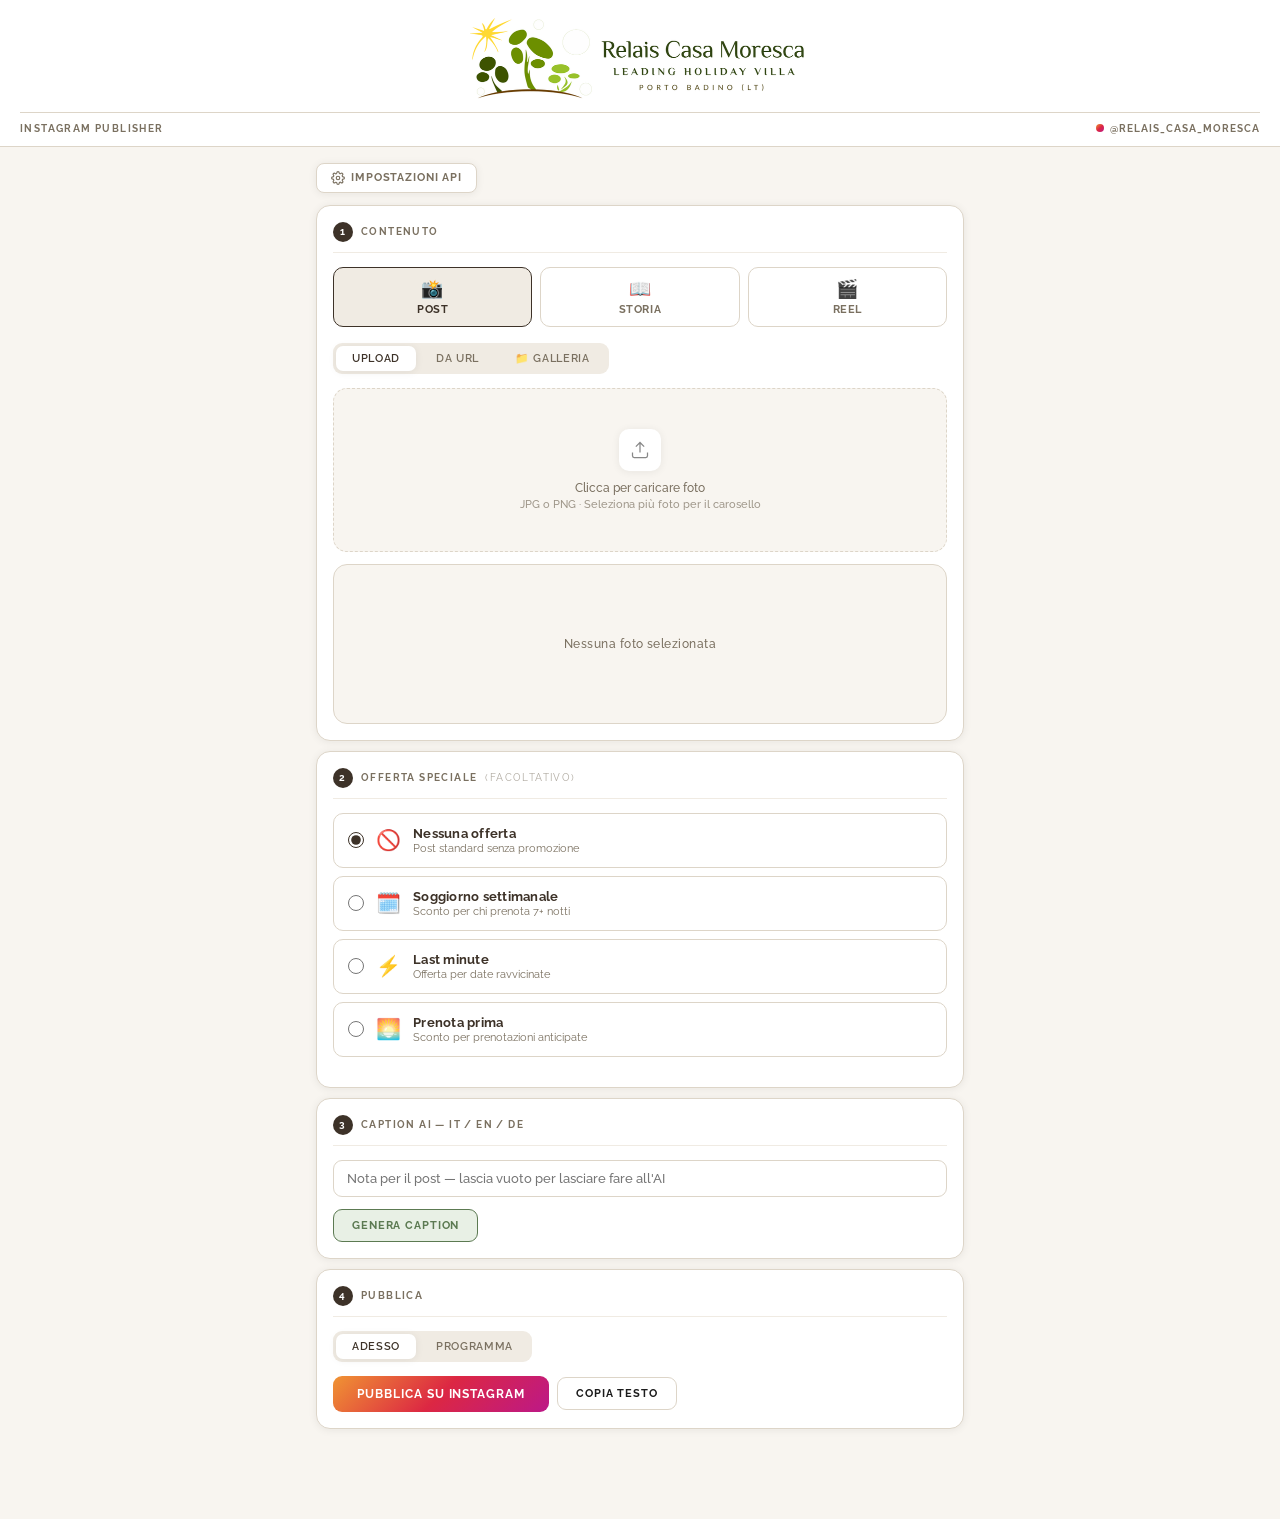
<file: Instagram/index.html>
<!DOCTYPE html>
<html lang="it">
<head>
<meta charset="UTF-8">
<meta name="viewport" content="width=device-width, initial-scale=1.0">
<meta http-equiv="Cache-Control" content="no-cache, no-store, must-revalidate">
<meta http-equiv="Pragma" content="no-cache">
<meta http-equiv="Expires" content="0">
<title>Casa Moresca — Instagram Publisher</title>
<link rel="preconnect" href="https://fonts.googleapis.com">
<link href="https://fonts.googleapis.com/css2?family=Raleway:wght@300;400;500;600;700&family=Cormorant+Garamond:ital,wght@0,300;0,400;1,300;1,400&display=swap" rel="stylesheet"><style>
:root{
  --calce:#F8F5F0;--calce-2:#F0EBE3;--border:#DDD5C8;
  --olive:#5C7A52;--olive-lt:#E8F0E5;
  --gold:#B8943F;--gold-lt:#F5EDD8;
  --ink:#1C1C1C;--muted:#7A7060;
  --arch:#3D3228;--arch-mid:#6B5744;
  --white:#FFFFFF;
  --red:#B03030;--red-lt:#FDECEA;
  --shadow-sm:0 1px 8px rgba(28,28,28,.07);--shadow-md:0 4px 20px rgba(28,28,28,.10);
  --r:14px;
}
*{box-sizing:border-box;margin:0;padding:0;-webkit-tap-highlight-color:transparent}
body{font-family:'Raleway',sans-serif;background:var(--calce);color:var(--ink);min-height:100vh;font-size:15px}

/* HEADER */
.home-hdr{background:white;padding:18px 20px 0;position:relative;flex-shrink:0;text-align:center;border-bottom:1px solid var(--border);}
.hdr-banner{width:100%;max-width:340px;height:auto;display:block;margin:0 auto;}
.hdr-sub-strip{display:flex;align-items:center;justify-content:space-between;padding:10px 0 12px;border-top:1px solid var(--border);margin-top:12px;}
.hdr-label{font-size:10px;letter-spacing:.14em;text-transform:uppercase;color:var(--muted);font-weight:700;}
.ig-handle{font-size:10px;letter-spacing:.1em;text-transform:uppercase;color:var(--muted);font-weight:700;display:flex;align-items:center;gap:6px;}
.ig-dot{width:8px;height:8px;border-radius:50%;background:linear-gradient(135deg,#f09433,#dc2743,#bc1888);flex-shrink:0;}

/* CONTAINER */
.container{max-width:680px;margin:0 auto;padding:16px 16px 80px}

/* SETTINGS TOGGLE */
.settings-toggle{
  font-family:'Raleway',sans-serif;font-size:11px;font-weight:700;
  letter-spacing:.08em;text-transform:uppercase;color:var(--muted);
  cursor:pointer;display:inline-flex;align-items:center;gap:6px;
  margin-bottom:12px;padding:7px 14px;border-radius:8px;
  border:1px solid var(--border);background:var(--white);
  box-shadow:var(--shadow-sm);
}
.settings-toggle:hover{background:var(--calce-2)}
.settings-panel{display:none}.settings-panel.open{display:block}

/* CARDS */
.card{
  background:var(--white);border-radius:var(--r);
  border:1px solid var(--border);
  padding:16px 16px;margin-bottom:10px;
  box-shadow:var(--shadow-sm);
}
.card-title{
  font-size:10px;font-weight:700;letter-spacing:.14em;text-transform:uppercase;
  color:var(--muted);margin-bottom:14px;padding-bottom:10px;
  border-bottom:1px solid var(--calce-2);
  display:flex;align-items:center;gap:8px;
}
.step-badge{
  width:20px;height:20px;background:var(--arch);color:white;
  border-radius:50%;font-size:10px;font-weight:700;
  display:inline-flex;align-items:center;justify-content:center;
}

/* TABS */
.tab-row{
  display:flex;gap:4px;margin-bottom:14px;
  background:var(--calce-2);padding:3px;
  border-radius:9px;width:fit-content;
}
.tab{
  padding:6px 16px;border-radius:7px;border:none;
  font-family:'Raleway',sans-serif;font-size:11px;font-weight:600;
  letter-spacing:.06em;text-transform:uppercase;
  cursor:pointer;background:transparent;color:var(--muted);transition:all .15s;
}
.tab.active{background:var(--white);color:var(--arch);box-shadow:var(--shadow-sm)}

/* UPLOAD */
.upload-area{
  border:1.5px dashed var(--border);border-radius:var(--r);
  padding:2.5rem;text-align:center;cursor:pointer;
  transition:all .2s;background:var(--calce);
}
.upload-area:hover{border-color:var(--gold);background:var(--gold-lt)}
.upload-icon{
  width:42px;height:42px;margin:0 auto 10px;
  background:var(--white);border-radius:10px;
  display:flex;align-items:center;justify-content:center;
  box-shadow:var(--shadow-sm);
}
.upload-area p{font-size:12px;color:var(--muted);font-weight:500}
.upload-area .hint{font-size:11px;color:var(--muted);margin-top:3px;opacity:.7}

/* INPUTS */
input[type="text"],input[type="url"],input[type="password"],
input[type="datetime-local"],textarea{
  width:100%;padding:10px 13px;
  border:1.5px solid var(--border);border-radius:9px;
  font-size:13px;font-family:'Raleway',sans-serif;font-weight:500;
  color:var(--ink);background:var(--white);
  transition:border-color .15s;outline:none;
}
input:focus,textarea:focus{border-color:var(--arch-mid)}
textarea{resize:vertical;min-height:110px;line-height:1.6}

/* PREVIEW */
.preview-img{width:100%;max-height:340px;object-fit:cover;border-radius:var(--r);display:block;margin-top:12px}
.preview-empty{
  background:var(--calce);border-radius:var(--r);height:160px;
  display:flex;align-items:center;justify-content:center;
  color:var(--muted);font-size:12px;margin-top:12px;
  border:1px solid var(--border);font-weight:500;letter-spacing:.04em;
}

.scene-input{margin-bottom:12px}

/* LANG TABS */


/* CHAR COUNT */
.char-count{font-size:10px;color:var(--muted);margin-top:5px;text-align:right;letter-spacing:.04em}

/* HASHTAGS */
.hashtag-row{display:flex;flex-wrap:wrap;gap:5px;margin-top:10px}
.hashtag{
  font-size:11px;padding:4px 10px;border-radius:20px;
  background:var(--calce);color:var(--muted);
  border:1px solid var(--border);cursor:pointer;
  transition:all .15s;user-select:none;font-weight:600;
}
.hashtag.selected{background:var(--olive-lt);color:var(--olive);border-color:var(--olive)}

/* BUTTONS */
.btn{
  padding:9px 18px;border-radius:9px;
  font-size:11px;font-family:'Raleway',sans-serif;
  font-weight:700;letter-spacing:.08em;text-transform:uppercase;
  cursor:pointer;border:1.5px solid var(--border);
  background:var(--white);color:var(--ink);
  transition:all .15s;display:inline-flex;align-items:center;gap:7px;
}
.btn:hover{background:var(--calce-2)}.btn:active{transform:scale(.98)}

.btn-ai{background:var(--olive-lt);color:var(--olive);border-color:var(--olive)}
.btn-ai:hover{background:#d8e8d3}

.btn-primary{background:var(--arch);color:white;border-color:var(--arch)}
.btn-primary:hover{background:var(--arch-mid)}

.btn-publish{
  background:linear-gradient(135deg,#f09433,#dc2743,#bc1888);
  color:white;border:none;font-size:12px;padding:11px 24px;
}
.btn-publish:hover{opacity:.9}

.btn-row{display:flex;gap:8px;flex-wrap:wrap;align-items:center;margin-top:12px}

/* STATUS */
.status-bar{
  padding:11px 14px;border-radius:9px;
  font-size:12px;font-weight:600;
  margin-top:10px;display:none;line-height:1.5;
}
.status-bar.info{background:var(--gold-lt);color:var(--gold);display:block}
.status-bar.success{background:var(--olive-lt);color:var(--olive);display:block}
.status-bar.error{background:var(--red-lt);color:var(--red);display:block}

/* SPINNER */
.spinner{
  display:inline-block;width:13px;height:13px;
  border:2px solid currentColor;border-top-color:transparent;
  border-radius:50%;animation:spin .6s linear infinite;
}
@keyframes spin{to{transform:rotate(360deg)}}

/* MISC */
.field-label{
  font-size:10px;color:var(--muted);font-weight:700;
  margin-bottom:5px;display:block;letter-spacing:.1em;text-transform:uppercase;
}
.field-group{margin-bottom:14px}
.token-input{font-family:monospace;font-size:12px}
.schedule-row{display:flex;gap:10px;align-items:center;flex-wrap:wrap}
.schedule-row input[type="datetime-local"]{flex:1;min-width:200px}
.hint-text{font-size:11px;color:var(--muted);margin-top:6px}
.caption-area{display:none;margin-top:14px}.caption-area.visible{display:block}
.divider{height:1px;background:var(--calce-2);margin:14px 0}

@media(max-width:500px){
  .container{padding:12px 12px 80px}
  .card{padding:14px}
}

/* OFFER CARD */
.offer-grid{display:flex;flex-direction:column;gap:8px;margin-bottom:14px}
.offer-opt{
  display:flex;align-items:center;gap:12px;
  padding:12px 14px;border-radius:10px;
  border:1.5px solid var(--border);background:var(--white);
  cursor:pointer;transition:all .15s;user-select:none;
}
.offer-opt:hover{border-color:var(--arch-mid);background:var(--calce)}
.offer-opt.selected{border-color:var(--arch);background:var(--calce-2)}
.offer-opt input[type=radio]{accent-color:var(--arch);width:16px;height:16px;flex-shrink:0;cursor:pointer}
.offer-opt-body{flex:1}
.offer-opt-label{font-size:13px;font-weight:700;color:var(--arch);letter-spacing:.02em}
.offer-opt-sub{font-size:11px;color:var(--muted);margin-top:1px}
.offer-opt-icon{font-size:20px;flex-shrink:0}
.offer-discount{display:none;margin-top:10px}
.offer-discount.visible{display:block}
.discount-row{display:flex;align-items:center;gap:10px;margin-top:6px}
.discount-row input{width:90px;flex:none;font-size:18px;font-weight:700;text-align:center;color:var(--arch)}
.discount-row span{font-size:13px;color:var(--muted);font-weight:600}


/* CONTENT TYPE */
.ctype-row{display:flex;gap:8px;margin-bottom:16px}
.ctype-btn{
  flex:1;padding:10px 8px;border-radius:10px;
  border:1.5px solid var(--border);background:var(--white);
  font-family:'Raleway',sans-serif;font-size:11px;font-weight:700;
  letter-spacing:.06em;text-transform:uppercase;color:var(--muted);
  cursor:pointer;transition:all .15s;text-align:center;
}
.ctype-btn span{display:block;font-size:18px;margin-bottom:4px}
.ctype-btn.active{border-color:var(--arch);background:var(--calce-2);color:var(--arch)}
.video-url-area{margin-top:4px}
.video-hint{font-size:11px;color:var(--muted);margin-top:6px;line-height:1.5}


/* IMGBB GALLERY */
.imgbb-toolbar{display:flex;align-items:center;gap:12px;margin-bottom:12px}
.imgbb-grid{display:grid;grid-template-columns:repeat(3,1fr);gap:8px;max-height:320px;overflow-y:auto;border-radius:var(--r);padding:2px}
.imgbb-thumb{
  position:relative;width:100%;padding-bottom:100%;
  border-radius:8px;overflow:hidden;cursor:pointer;
  border:2px solid transparent;transition:all .15s;
}
.imgbb-thumb:hover{border-color:var(--arch-mid);transform:scale(1.02)}
.imgbb-thumb.selected{border-color:var(--arch);box-shadow:0 0 0 2px var(--arch)}
.imgbb-thumb img{position:absolute;top:0;left:0;width:100%;height:100%;object-fit:cover;display:block}
.imgbb-empty{font-size:12px;color:var(--muted);text-align:center;padding:2rem;grid-column:1/-1}
.imgbb-del{position:absolute;top:3px;right:3px;background:rgba(0,0,0,.55);color:#fff;border:none;border-radius:50%;width:18px;height:18px;font-size:12px;line-height:18px;text-align:center;cursor:pointer;padding:0;display:none}
.imgbb-thumb:hover .imgbb-del{display:block}
.imgbb-thumb .sel-badge{position:absolute;top:3px;left:3px;background:var(--arch);color:#fff;border-radius:50%;width:18px;height:18px;font-size:10px;font-weight:700;display:none;align-items:center;justify-content:center}
.imgbb-thumb.selected .sel-badge{display:flex}
/* MULTI PREVIEW */
.multi-preview{display:flex;gap:8px;overflow-x:auto;padding:10px 0 4px}
.multi-thumb{position:relative;flex-shrink:0;width:76px;height:76px;border-radius:8px;overflow:hidden;border:2px solid var(--border)}
.multi-thumb img{width:100%;height:100%;object-fit:cover}
.multi-thumb .rm-btn{position:absolute;top:2px;right:2px;background:rgba(0,0,0,.6);color:#fff;border:none;border-radius:50%;width:16px;height:16px;font-size:10px;line-height:16px;text-align:center;cursor:pointer;padding:0}

</style>
</head>
<body>

<div class="home-hdr">
  <img src="[data-uri]" class="hdr-banner" alt="Relais Casa Moresca" />
  <div class="hdr-sub-strip">
    <span class="hdr-label">Instagram Publisher</span>
    <span class="ig-handle"><span class="ig-dot"></span>@relais_casa_moresca</span>
  </div>
</div>

<div class="container">

  <!-- Impostazioni -->
  <button class="settings-toggle" onclick="toggleSettings()">
    <svg width="14" height="14" viewBox="0 0 24 24" fill="none" stroke="currentColor" stroke-width="2"><circle cx="12" cy="12" r="3"/><path d="M19.4 15a1.65 1.65 0 00.33 1.82l.06.06a2 2 0 010 2.83 2 2 0 01-2.83 0l-.06-.06a1.65 1.65 0 00-1.82-.33 1.65 1.65 0 00-1 1.51V21a2 2 0 01-4 0v-.09A1.65 1.65 0 009 19.4a1.65 1.65 0 00-1.82.33l-.06.06a2 2 0 01-2.83-2.83l.06-.06A1.65 1.65 0 004.68 15a1.65 1.65 0 00-1.51-1H3a2 2 0 010-4h.09A1.65 1.65 0 004.6 9a1.65 1.65 0 00-.33-1.82l-.06-.06a2 2 0 012.83-2.83l.06.06A1.65 1.65 0 009 4.68a1.65 1.65 0 001-1.51V3a2 2 0 014 0v.09a1.65 1.65 0 001 1.51 1.65 1.65 0 001.82-.33l.06-.06a2 2 0 012.83 2.83l-.06.06A1.65 1.65 0 0019.4 9a1.65 1.65 0 001.51 1H21a2 2 0 010 4h-.09a1.65 1.65 0 00-1.51 1z"/></svg>
    Impostazioni API
  </button>

  <div class="settings-panel" id="settingsPanel">
    <div class="card">
      <div class="card-title">Configurazione</div>
      <div class="field-group">
        <label class="field-label">Instagram Access Token</label>
        <input class="token-input" type="password" id="igToken" placeholder="IGAAcc1ZC..." />
      </div>
      <div class="field-group">
        <label class="field-label">Anthropic API Key</label>
        <input class="token-input" type="password" id="anthropicKey" placeholder="sk-ant-..." />
      </div>
      <div class="field-group">
        <label class="field-label">Instagram User ID</label>
        <input class="token-input" type="text" id="igUserId" value="17841400924386592" />
      </div>
      <div class="field-group">
        <label class="field-label">imgbb API Key</label>
        <input class="token-input" type="password" id="imgbbKey" placeholder="chiave API imgbb..." />
        <p class="hint-text">Necessaria per pubblicare foto caricate dal PC. imgbb.com → Account → API</p>
      </div>
      <div class="field-group">
        <label class="field-label">Google Drive API Key</label>
        <input class="token-input" type="password" id="driveApiKey" placeholder="AIza..." />
        <p class="hint-text">console.cloud.google.com → Abilita Drive API → Crea API Key</p>
      </div>
      <div class="field-group">
        <label class="field-label">Google Drive Folder ID</label>
        <input class="token-input" type="text" id="driveFolderId" value="1_71G45_ygTA1DvkuXvw8XyB5I3lY_SjU" />
        <p class="hint-text">La cartella deve essere condivisa "Chiunque abbia il link"</p>
      </div>
      <button class="btn" onclick="saveSettings()">Salva impostazioni</button>
      <div id="settingsStatus" class="status-bar"></div>
    </div>
  </div>

  <!-- Step 1: Foto -->
  <div class="card">
    <div class="card-title">
      <span class="step-badge">1</span>
      Contenuto
    </div>
    <div class="ctype-row">
      <button class="ctype-btn active" id="ctype-post" onclick="switchContentType('post')"><span>📸</span>Post</button>
      <button class="ctype-btn" id="ctype-story" onclick="switchContentType('story')"><span>📖</span>Storia</button>
      <button class="ctype-btn" id="ctype-reel" onclick="switchContentType('reel')"><span>🎬</span>Reel</button>
    </div>
    <div id="mediaImageArea">
    <div class="tab-row">
      <button class="tab active" id="tabUploadBtn" onclick="switchTab('upload')">Upload</button>
      <button class="tab" id="tabUrlBtn" onclick="switchTab('url')">Da URL</button>
      <button class="tab" id="tabDriveBtn" onclick="switchTab('drive')">📁 Galleria</button>
    </div>

    <div id="tabUpload">
      <div class="upload-area" onclick="document.getElementById('fileInput').click()">
        <div class="upload-icon">
          <svg width="20" height="20" viewBox="0 0 24 24" fill="none" stroke="#888" stroke-width="1.5"><path d="M21 15v4a2 2 0 01-2 2H5a2 2 0 01-2-2v-4M17 8l-5-5-5 5M12 3v12"/></svg>
        </div>
        <p>Clicca per caricare foto</p>
        <p class="hint">JPG o PNG · Seleziona più foto per il carosello</p>
      </div>
      <input type="file" id="fileInput" accept="image/*" multiple style="display:none" onchange="handleFile(event)" />
    </div>

    <div id="tabUrl" style="display:none">
      <input type="url" id="imageUrl" placeholder="https://... URL pubblico dell'immagine" oninput="loadFromUrl()" />
      <p class="hint-text">L'immagine deve essere pubblicamente accessibile.</p>
    </div>
    <div id="tabDrive" style="display:none">
      <div class="imgbb-toolbar">
        <button class="btn btn-ai" onclick="loadDriveGallery()">
          <span id="driveSpinner" style="display:none" class="spinner"></span>
          Carica galleria
        </button>
        <span id="driveCount" class="hint-text"></span>
      </div>
      <div class="imgbb-grid" id="driveGrid">
        <p class="imgbb-empty">Clicca "Carica galleria" per vedere le tue foto</p>
      </div>
      <div class="status-bar" id="driveStatus"></div>
    </div>

    <div id="previewArea">
      <div class="preview-empty">Nessuna foto selezionata</div>
    </div>
    </div><!-- /mediaImageArea -->
    <div id="mediaVideoArea" style="display:none">
      <div class="video-url-area">
        <input type="url" id="videoUrl" placeholder="https://... URL pubblico del video (MP4)" oninput="loadVideoUrl()" />
        <p class="video-hint">⚠️ Il video deve essere un URL pubblico MP4.<br>Puoi usare un link diretto da Google Drive, Dropbox o similar.</p>
      </div>
    </div>
  </div>


  <!-- Step 2: Offerta -->
  <div class="card">
    <div class="card-title">
      <span class="step-badge">2</span>
      Offerta speciale <span style="font-weight:400;opacity:.6">(facoltativo)</span>
    </div>
    <div class="offer-grid">
      <label class="offer-opt" id="offer-none">
        <input type="radio" name="offer" value="none" checked onchange="onOfferChange()">
        <span class="offer-opt-icon">🚫</span>
        <div class="offer-opt-body">
          <div class="offer-opt-label">Nessuna offerta</div>
          <div class="offer-opt-sub">Post standard senza promozione</div>
        </div>
      </label>
      <label class="offer-opt" id="offer-weekly">
        <input type="radio" name="offer" value="weekly" onchange="onOfferChange()">
        <span class="offer-opt-icon">🗓️</span>
        <div class="offer-opt-body">
          <div class="offer-opt-label">Soggiorno settimanale</div>
          <div class="offer-opt-sub">Sconto per chi prenota 7+ notti</div>
        </div>
      </label>
      <label class="offer-opt" id="offer-lastminute">
        <input type="radio" name="offer" value="lastminute" onchange="onOfferChange()">
        <span class="offer-opt-icon">⚡</span>
        <div class="offer-opt-body">
          <div class="offer-opt-label">Last minute</div>
          <div class="offer-opt-sub">Offerta per date ravvicinate</div>
        </div>
      </label>
      <label class="offer-opt" id="offer-earlybird">
        <input type="radio" name="offer" value="earlybird" onchange="onOfferChange()">
        <span class="offer-opt-icon">🌅</span>
        <div class="offer-opt-body">
          <div class="offer-opt-label">Prenota prima</div>
          <div class="offer-opt-sub">Sconto per prenotazioni anticipate</div>
        </div>
      </label>
    </div>
    <div class="offer-discount" id="offerDiscountBox">
      <label class="field-label">Sconto offerta</label>
      <div class="discount-row">
        <input type="number" id="discountPct" min="5" max="50" step="5" value="10" placeholder="10" />
        <span>% di sconto sul soggiorno</span>
      </div>
    </div>
  </div>

  <!-- Step 3: Caption -->
  <div class="card">
    <div class="card-title">
      <span class="step-badge">3</span>
      Caption AI — IT / EN / DE
    </div>
    <input type="text" class="scene-input" id="sceneDesc" placeholder="Nota per il post — lascia vuoto per lasciare fare all'AI" />
    <button class="btn btn-ai" onclick="generateCaption()">
      <span id="genSpinner" style="display:none" class="spinner"></span>
      Genera caption
    </button>
    <div class="status-bar" id="captionStatus"></div>

    <div class="caption-area" id="captionArea">
      <div class="divider"></div>
      <textarea id="captionIt" placeholder="Caption..." oninput="updateCharCount()"></textarea>
      <textarea id="captionEn" style="display:none"></textarea>
      <textarea id="captionDe" style="display:none"></textarea>
      <div class="char-count" id="charCount">0 / 2200</div>

      <div style="margin-top:14px;">
        <div style="font-size:12px;color:#888;margin-bottom:6px;">Hashtag — clicca per selezionare</div>
        <div class="hashtag-row" id="hashtagRow"></div>
      </div>
    </div>
  </div>

  <!-- Step 3: Pubblica -->
  <div class="card">
    <div class="card-title">
      <span class="step-badge">4</span>
      Pubblica
    </div>
    <div class="tab-row">
      <button class="tab active" id="pubNowBtn" onclick="switchPublishTab('now')">Adesso</button>
      <button class="tab" id="pubSchedBtn" onclick="switchPublishTab('schedule')">Programma</button>
    </div>

    <div id="publishNow">
      <div class="btn-row">
        <button class="btn btn-publish" onclick="publishPost()">
          <span id="pubSpinner" style="display:none" class="spinner"></span>
          Pubblica su Instagram
        </button>
        <button class="btn" onclick="copyCaption()">Copia testo</button>
      </div>
    </div>

    <div id="publishSchedule" style="display:none">
      <div class="schedule-row">
        <input type="datetime-local" id="scheduleTime" />
        <button class="btn btn-primary" onclick="schedulePost()">
          <span id="schedSpinner" style="display:none" class="spinner"></span>
          Programma
        </button>
      </div>
      <p class="hint-text">Min 10 minuti nel futuro · Max 75 giorni</p>
    </div>

    <div class="status-bar" id="statusBar"></div>
  </div>

</div>

<script>
  // Disinstalla service worker (causa problemi di cache)
  if ('serviceWorker' in navigator) {
    navigator.serviceWorker.getRegistrations().then(regs => regs.forEach(r => r.unregister()));
  }

  // Forza versione nell'URL — ogni deploy cambia BUILD e il browser carica sempre la versione nuova
  (function() {
    var BUILD = '202606122001';
    if (location.search.indexOf('v=' + BUILD) === -1) {
      location.replace(location.pathname + '?v=' + BUILD);
    }
  })();

  let currentImageUrl = null;
  let selectedPhotos = []; // [{src, name}]
  let selectedHashtags = new Set();

  const defaultHashtags = [
    '#RelaisCasaMoresca', '#Terracina', '#Lazio', '#Italia', '#VacanzeEsclusive',
    'EarlyBooker', '#TravelItaly', 'VisitLazio', 'BoutiqueHotel', '#LuxuryTravel',
    'ViaggioItalia', 'MediterraneanVibes', 'DreamGetaway', '#ItaliaVacanza',
    'EstateItaliana', '#DesignHotel', 'UnforgettableExperiences', 'LuxuryRelais',
    'SpiaggiaPrivata', 'Estate2026'
  ];

  function loadSettings() {
    const t  = localStorage.getItem('cm_ig_token');
    const k  = localStorage.getItem('cm_anthropic_key');
    const u  = localStorage.getItem('cm_ig_userid');
    const ib = localStorage.getItem('cm_imgbb_key');
    const dk = localStorage.getItem('cm_drive_api_key');
    const df = localStorage.getItem('cm_drive_folder_id');
    if (t)  document.getElementById('igToken').value = t;
    if (k)  document.getElementById('anthropicKey').value = k;
    if (u)  document.getElementById('igUserId').value = u;
    if (ib) document.getElementById('imgbbKey').value = ib;
    if (dk) document.getElementById('driveApiKey').value = dk;
    if (df) document.getElementById('driveFolderId').value = df;
  }

  function saveSettings() {
    localStorage.setItem('cm_ig_token',        document.getElementById('igToken').value.trim());
    localStorage.setItem('cm_anthropic_key',   document.getElementById('anthropicKey').value.trim());
    localStorage.setItem('cm_ig_userid',       document.getElementById('igUserId').value.trim());
    localStorage.setItem('cm_imgbb_key',       document.getElementById('imgbbKey').value.trim());
    localStorage.setItem('cm_drive_api_key',   document.getElementById('driveApiKey').value.trim());
    localStorage.setItem('cm_drive_folder_id', document.getElementById('driveFolderId').value.trim());
    showStatus('settingsStatus', 'Impostazioni salvate', 'success');
  }

  function toggleSettings() {
    const p = document.getElementById('settingsPanel');
    p.classList.toggle('open');
  }

  function switchTab(tab) {
    ['upload','url','drive'].forEach(t => {
      const panel = document.getElementById('tab' + t.charAt(0).toUpperCase() + t.slice(1));
      if (panel) panel.style.display = t === tab ? 'block' : 'none';
      const btn = document.getElementById('tab' + t.charAt(0).toUpperCase() + t.slice(1) + 'Btn');
      if (btn) btn.classList.toggle('active', t === tab);
    });
  }

  async function loadDriveGallery() {
    const apiKey   = document.getElementById('driveApiKey').value.trim()   || localStorage.getItem('cm_drive_api_key');
    const folderId = document.getElementById('driveFolderId').value.trim() || localStorage.getItem('cm_drive_folder_id');
    if (!apiKey)   { showStatus('driveStatus', 'Inserisci la Google Drive API Key nelle impostazioni', 'error'); return; }
    if (!folderId) { showStatus('driveStatus', 'Inserisci il Folder ID nelle impostazioni', 'error'); return; }
    document.getElementById('driveSpinner').style.display = 'inline-block';
    document.getElementById('driveCount').textContent = '';
    showStatus('driveStatus', '', '');
    try {
      let files = [], pageToken = null;
      do {
        const q = encodeURIComponent(`'${folderId}' in parents and mimeType contains 'image/' and trashed=false`);
        const pt = pageToken ? `&pageToken=${pageToken}` : '';
        const url = `https://www.googleapis.com/drive/v3/files?q=${q}&fields=nextPageToken,files(id,name)&pageSize=100&key=${apiKey}${pt}`;
        const res = await fetch(url);
        if (!res.ok) {
          const err = await res.json().catch(() => ({}));
          throw new Error(err.error?.message || `HTTP ${res.status}`);
        }
        const data = await res.json();
        files = files.concat(data.files || []);
        pageToken = data.nextPageToken || null;
      } while (pageToken && files.length < 500);

      const grid = document.getElementById('driveGrid');
      if (!files.length) { grid.innerHTML = '<p class="imgbb-empty">Nessuna foto trovata nella cartella</p>'; return; }
      grid.innerHTML = files.map(f => {
        const thumb = `https://drive.google.com/thumbnail?id=${f.id}&sz=w200-h200`;
        const full  = `https://lh3.googleusercontent.com/d/${f.id}`;
        const name  = f.name;
        return `<div class="imgbb-thumb" onclick="selectDrivePhoto('${full}','${name.replace(/'/g,'')}',this)" title="${name}">
          <img src="${thumb}" loading="lazy" />
          <span class="sel-badge">✓</span>
        </div>`;
      }).join('');
      document.getElementById('driveCount').textContent = `${files.length} foto`;
    } catch(e) {
      showStatus('driveStatus', 'Errore: ' + e.message, 'error');
    } finally {
      document.getElementById('driveSpinner').style.display = 'none';
    }
  }

  function selectDrivePhoto(url, name, el) {
    const idx = selectedPhotos.findIndex(p => p.src === url);
    if (idx >= 0) {
      selectedPhotos.splice(idx, 1);
      el.classList.remove('selected');
    } else {
      selectedPhotos.push({ src: url, name });
      el.classList.add('selected');
    }
    renderSelectedPhotos();
  }

  function selectImgbbPhoto(url, el) {
    document.querySelectorAll('.imgbb-thumb').forEach(t => t.classList.remove('selected'));
    el.classList.add('selected');
    currentImageUrl = url;
    window._uploadedDataUrl = null;
    document.getElementById('previewArea').innerHTML = `<img class="preview-img" src="${url}" />`;
  }

  function switchPublishTab(tab) {
    document.getElementById('publishNow').style.display = tab === 'now' ? 'block' : 'none';
    document.getElementById('publishSchedule').style.display = tab === 'schedule' ? 'block' : 'none';
    document.getElementById('pubNowBtn').classList.toggle('active', tab === 'now');
    document.getElementById('pubSchedBtn').classList.toggle('active', tab === 'schedule');
  }

  function renderSelectedPhotos() {
    const area = document.getElementById('previewArea');
    if (!selectedPhotos.length) {
      area.innerHTML = '<div class="preview-empty">Nessuna foto selezionata</div>';
      currentImageUrl = null; window._uploadedDataUrl = null;
      return;
    }
    const first = selectedPhotos[0];
    currentImageUrl = first.src.startsWith('data:') ? null : first.src;
    window._uploadedDataUrl = first.src.startsWith('data:') ? first.src : null;
    if (selectedPhotos.length === 1) {
      area.innerHTML = `<img class="preview-img" src="${first.src}" />`;
    } else {
      area.innerHTML = `<div class="multi-preview">${selectedPhotos.map((p,i) =>
        `<div class="multi-thumb"><img src="${p.src}" /><button class="rm-btn" onclick="removePhoto(${i})">×</button></div>`
      ).join('')}</div><p class="hint-text" style="text-align:center;margin-top:6px">${selectedPhotos.length} foto — verrà pubblicato come Carosello</p>`;
    }
  }

  function removePhoto(idx) {
    selectedPhotos.splice(idx, 1);
    renderSelectedPhotos();
    document.querySelectorAll('.imgbb-thumb').forEach((el, i) => {
      // re-sync drive selection badges
    });
  }

  function handleFile(e) {
    const files = Array.from(e.target.files);
    if (!files.length) return;
    files.forEach(file => {
      const reader = new FileReader();
      reader.onload = ev => {
        selectedPhotos.push({ src: ev.target.result, name: file.name });
        renderSelectedPhotos();
      };
      reader.readAsDataURL(file);
    });
    e.target.value = '';
  }

  function loadFromUrl() {
    const url = document.getElementById('imageUrl').value.trim();
    if (!url) return;
    selectedPhotos = [{ src: url, name: url.split('/').pop() }];
    renderSelectedPhotos();
  }



  function updateCharCount() {
    const ta = document.getElementById('captionIt');
    if (ta) document.getElementById('charCount').textContent = `${ta.value.length} / 2200`;
  }

  function renderHashtags(tags) {
    selectedHashtags = new Set(tags.slice(0, 10));
    const row = document.getElementById('hashtagRow');
    row.innerHTML = '';
    tags.forEach(tag => {
      const el = document.createElement('span');
      el.className = 'hashtag' + (selectedHashtags.has(tag) ? ' selected' : '');
      el.textContent = tag;
      el.onclick = () => {
        if (selectedHashtags.has(tag)) selectedHashtags.delete(tag);
        else selectedHashtags.add(tag);
        el.classList.toggle('selected', selectedHashtags.has(tag));
      };
      row.appendChild(el);
    });
  }



  // Unicode bold sans-serif conversion
  const BOLD_MAP = {};
  'ABCDEFGHIJKLMNOPQRSTUVWXYZabcdefghijklmnopqrstuvwxyz0123456789'.split('').forEach((ch, i) => {
    const bases = [0x1D400,0x1D41A,0x1D7CE]; // uc A, a, 0
    if (i < 26) BOLD_MAP[ch] = String.fromCodePoint(0x1D400 + i);
    else if (i < 52) BOLD_MAP[ch] = String.fromCodePoint(0x1D41A + (i-26));
    else BOLD_MAP[ch] = String.fromCodePoint(0x1D7CE + (i-52));
  });
  function toBoldUnicode(str) {
    return str.split('').map(c => BOLD_MAP[c] || c).join('');
  }
  function applyBold(text) {
    return text.replace(/\*\*([^*]+)\*\*/g, (_, s) => toBoldUnicode(s));
  }

  let currentContentType = 'post';

  function switchContentType(type) {
    currentContentType = type;
    ['post','story','reel'].forEach(t => {
      document.getElementById('ctype-' + t).classList.toggle('active', t === type);
    });
    document.getElementById('mediaImageArea').style.display = type === 'reel' ? 'none' : 'block';
    document.getElementById('mediaVideoArea').style.display = type === 'reel' ? 'block' : 'none';
  }

  function loadVideoUrl() {
    const url = document.getElementById('videoUrl').value.trim();
    currentImageUrl = url || null;
  }

  function onOfferChange() {
    const val = document.querySelector('input[name="offer"]:checked').value;
    document.getElementById('offerDiscountBox').classList.toggle('visible', val !== 'none');
    document.querySelectorAll('.offer-opt').forEach(el => {
      el.classList.toggle('selected', el.querySelector('input').value === val);
    });
  }

  function getOfferContext() {
    const val = document.querySelector('input[name="offer"]:checked').value;
    if (val === 'none') return null;
    const pct = document.getElementById('discountPct').value || '10';
    const labels = {
      weekly: 'Soggiorno settimanale',
      lastminute: 'Last minute',
      earlybird: 'Prenota prima'
    };
    return { type: val, label: labels[val], discount: pct };
  }

  async function generateCaption() {
    const apiKey = document.getElementById('anthropicKey').value.trim();
    if (!apiKey) { showStatus('captionStatus', 'Inserisci la Anthropic API Key nelle impostazioni', 'error'); return; }
    const scene = document.getElementById('sceneDesc').value.trim();
    const offer = getOfferContext();
    const offerBlock = offer
      ? `\n\nOFFERTA DA PROMUOVERE NEL POST:\n- Tipo: ${offer.label}\n- Sconto: ${offer.discount}%\n- Il post deve mettere in evidenza l'offerta con urgency (emoji 🔥 o ⚡ o 🌅), citare lo sconto e invitare a prenotare subito.`
      : '';

    // Build image block — always use base64 (URL auth may block Claude servers)
    let imageBlock = null;
    if (window._uploadedDataUrl) {
      const match = window._uploadedDataUrl.match(/^data:([^;]+);base64,(.+)$/);
      if (match) imageBlock = { type: 'image', source: { type: 'base64', media_type: match[1], data: match[2] } };
    } else if (currentImageUrl) {
      try {
        const blob = await fetch(currentImageUrl).then(r => r.blob());
        const b64 = await new Promise(res => { const r = new FileReader(); r.onload = e => res(e.target.result); r.readAsDataURL(blob); });
        const match = b64.match(/^data:([^;]+);base64,(.+)$/);
        if (match) imageBlock = { type: 'image', source: { type: 'base64', media_type: match[1], data: match[2] } };
      } catch { /* skip image if fetch fails */ }
    }

    const spinner = document.getElementById('genSpinner');
    spinner.style.display = 'inline-block';
    showStatus('captionStatus', 'Generazione caption AI in corso...', 'info');

    try {
      const res = await fetch('https://api.anthropic.com/v1/messages', {
        method: 'POST',
        headers: {
          'Content-Type': 'application/json',
          'x-api-key': apiKey,
          'anthropic-version': '2023-06-01',
          'anthropic-dangerous-direct-browser-access': 'true'
        },
        body: JSON.stringify({
          model: 'claude-sonnet-4-20250514',
          max_tokens: 2000,
          messages: [(() => {
            const promptText = `Sei il social media manager di Relais Casa Moresca, un relais di charme a Porto Badino, Terracina, sulla Riviera di Ulisse (Lazio).

IDENTITÀ DEL BRAND:
- Architettura moresca: tre grandi archi del Patio, calce bianca, inserti in maiolica
- 3 camere: Canfora, Catalpa, Paulonia (nominate dagli alberi del giardino)
- Giardino privato 500mq: Tea Corner, Patio, area relax con chaise-longue, BBQ
- Spiaggia privata esclusiva (stabilimento Venerelli)
- A pochi minuti da: Sabaudia, San Felice Circeo, Sperlonga
- Escursioni alle Isole Pontine: Ponza, Ventotene, Palmarola
- Prenotazioni su bnbcasamoresca.com

VOCABOLARIO RICORRENTE DEL BRAND (usa queste espressioni):
IT: "rifugio esclusivo/personale", "comfort superiore/assoluto", "design raffinato", "benessere", "esperienza indimenticabile", "non è solo un soggiorno, è un'esperienza", "ti aspetta", "Riviera di Ulisse", "a pochi passi dal mare", "l'atmosfera pensata per chi cerca solo il meglio"
EN: "exclusive retreat/hideaway", "unparalleled luxury experience", "breathtaking views", "refined design", "it's not just a stay, it's an experience", "awaits you", "just steps from the sea"

STRUTTURA ESATTA DEL POST (rispetta questo formato):
Riga 1: 🇮🇹 **TITOLO ITALIANO IN CAPS** [emoji]
Riga 2: 🇬🇧 **ENGLISH TITLE IN CAPS** [emoji]
Riga vuota
🇮🇹 Corpo italiano: 2-3 frasi. Prima frase evocativa (scena/mood). Seconda frase che cita il relais e un elemento specifico. Terza frase chiusura emotiva tipo "non è solo un soggiorno, è un'esperienza" o "il tuo rifugio ti aspetta".
➡️ **CTA italiana in bold.** Link in Bio.
Riga vuota
🇬🇧 Corpo inglese: traduzione fedele del corpo IT, stessa struttura.
➡️ **English CTA in bold.** Link in Bio.

TONO: aspirazionale, raffinato, marketing premium — NON poetico letterario, NON elenco di servizi
EMOJI: usale con parsimonia, solo dove aggiungono significato (🌅 🌊 🌿 🏖️ ✨ 💎 🍷)

${offerBlock ? "OFFERTA: integra l'offerta nel corpo del testo IT con urgency (scadenza, disponibilità limitate). Replica in EN." : ""}

${imageBlock ? "FOTO ALLEGATA: analizza l'immagine — soggetto, ambiente, luce, mood — e basa titolo e corpo del post su ciò che vedi. Scegli hashtag pertinenti al soggetto fotografato." : `Scena/contesto: "${scene || 'foto del relais'}"`}
${scene && imageBlock ? `Nota aggiuntiva: "${scene}"` : ''}${offerBlock}

Rispondi SOLO con JSON valido, nessun testo prima o dopo, nessun markdown:
{
  "it": "🇮🇹 **TITOLO ITALIANO IN CAPS** 🌅\n🇬🇧 **ENGLISH TITLE IN CAPS** 🌅\n\n🇮🇹 Corpo italiano 2-3 frasi. Non è solo un soggiorno, è un'esperienza.\n➡️ **Prenota la tua estate 2026!** Link in Bio.\n\n🇬🇧 English body 2-3 sentences. It's not just a stay, it's an experience.\n➡️ **Book your Summer 2026!** Link in Bio.",
  "en": "(stesso testo della caption it, è già bilingue)",
  "de": "(stesso testo della caption it)",
  "hashtags": ["#RelaisCasaMoresca", "#Terracina", "#Lazio", "#Italia", "#VacanzeEsclusive", "EarlyBooker", "#TravelItaly", "VisitLazio", "BoutiqueHotel", "#LuxuryTravel", "ViaggioItalia", "MediterraneanVibes", "DreamGetaway", "#ItaliaVacanza", "EstateItaliana", "#DesignHotel", "UnforgettableExperiences", "LuxuryRelais", "SpiaggiaPrivata", "Estate2026"]
}`;
            return {
              role: 'user',
              content: imageBlock ? [imageBlock, { type: 'text', text: promptText }] : promptText
            };
          })()]
        })
      });

      const data = await res.json();
      const raw = data.content[0].text.replace(/```json|```/g, '').trim();
      // sanitize literal control chars inside JSON string values
      const text = raw.replace(/"((?:[^"\\]|\\[\s\S])*)"/g, (_,s) =>
        '"' + s.replace(/\n/g,'\\n').replace(/\r/g,'\\r').replace(/\t/g,'\\t') + '"'
      );
      const parsed = JSON.parse(text);

      document.getElementById('captionIt').value = applyBold(parsed.it || '');
      document.getElementById('captionEn').value = applyBold(parsed.en || '');
      document.getElementById('captionDe').value = applyBold(parsed.de || '');

      const allTags = [...new Set([...(parsed.hashtags || []), ...defaultHashtags])];
      renderHashtags(allTags);

      document.getElementById('captionArea').classList.add('visible');
      updateCharCount();
      showStatus('captionStatus', 'Caption generate in IT, EN e DE!', 'success');
    } catch (e) {
      showStatus('captionStatus', 'Errore nella generazione: ' + e.message, 'error');
    } finally {
      spinner.style.display = 'none';
    }
  }

  function getFinalCaption() {
    const ta = document.getElementById('captionIt');
    const caption = ta ? ta.value.trim() : '';
    const hashtags = Array.from(selectedHashtags).join(' ');
    return caption + (hashtags ? '\n.\n.\n' + hashtags : '');
  }

  function getPublishImageUrl() {
    let url = currentImageUrl;
    // Convert lh3.googleusercontent.com Drive CDN URL to public uc?export=view URL
    if (url && url.includes('lh3.googleusercontent.com/d/')) {
      const fileId = url.split('/d/')[1].split('?')[0];
      url = `https://drive.google.com/uc?export=view&id=${fileId}`;
    }
    if (url) return url;
    const imgEl = document.querySelector('#previewArea img');
    if (imgEl && imgEl.src && imgEl.src.startsWith('http') && !imgEl.src.startsWith('data:')) return imgEl.src;
    return null;
  }

  async function uploadToImgbb(dataUrl) {
    const apiKey = document.getElementById('imgbbKey').value.trim() || localStorage.getItem('cm_imgbb_key');
    if (!apiKey) throw new Error('Aggiungi la imgbb API Key nelle impostazioni per pubblicare foto caricate dal PC');
    const fd = new FormData();
    fd.append('key', apiKey);
    fd.append('image', dataUrl.split(',')[1]);
    const res = await fetch('https://api.imgbb.com/1/upload', { method: 'POST', body: fd });
    const data = await res.json();
    if (!data.success) throw new Error(data.error?.message || 'Upload imgbb fallito');
    return data.data.url;
  }

  function cropTo9x16(src) {
    return new Promise((resolve, reject) => {
      const img = new Image();
      img.crossOrigin = 'anonymous';
      img.onload = () => {
        const W = 1080, H = 1920;
        const canvas = document.createElement('canvas');
        canvas.width = W; canvas.height = H;
        const ctx = canvas.getContext('2d');
        ctx.fillStyle = '#000';
        ctx.fillRect(0, 0, W, H);
        const srcAspect = img.width / img.height;
        const tgtAspect = W / H;
        let dw, dh, dx, dy;
        if (srcAspect > tgtAspect) {
          dh = H; dw = H * srcAspect; dx = (W - dw) / 2; dy = 0;
        } else {
          dw = W; dh = W / srcAspect; dx = 0; dy = (H - dh) / 2;
        }
        ctx.drawImage(img, dx, dy, dw, dh);
        resolve(canvas.toDataURL('image/jpeg', 0.92));
      };
      img.onerror = reject;
      img.src = src;
    });
  }

  async function toDataUrl(src) {
    if (src.startsWith('data:')) return src;
    const blob = await fetch(src).then(r => r.blob());
    return new Promise(res => { const r = new FileReader(); r.onload = e => res(e.target.result); r.readAsDataURL(blob); });
  }

  async function resolvePublicUrls() {
    for (const p of selectedPhotos) {
      if (p.publicUrl) continue;
      if (p.src.startsWith('data:')) {
        p.publicUrl = await uploadToImgbb(p.src);
      } else if (p.src.includes('lh3.googleusercontent.com/d/')) {
        const fileId = p.src.split('/d/')[1].split('?')[0];
        p.publicUrl = `https://drive.google.com/uc?export=view&id=${fileId}`;
      } else {
        p.publicUrl = p.src;
      }
    }
  }

  async function igFetch(path, params) {
    const body = new URLSearchParams(params);
    const res = await fetch(`https://graph.facebook.com/v21.0${path}`, {
      method: 'POST',
      body
    });
    const data = await res.json();
    if (data.error) throw new Error(data.error.message);
    return data;
  }

  async function publishPost() {
    const token = document.getElementById('igToken').value.trim();
    const userId = document.getElementById('igUserId').value.trim();
    if (!token) { showStatus('statusBar', 'Inserisci il token Instagram nelle impostazioni', 'error'); return; }
    if (!selectedPhotos.length && currentContentType !== 'reel') { showStatus('statusBar', 'Seleziona almeno una foto', 'error'); return; }

    const caption = getFinalCaption();
    document.getElementById('pubSpinner').style.display = 'inline-block';

    try {
      if (currentContentType === 'reel') {
        const videoUrl = document.getElementById('videoUrl').value.trim();
        if (!videoUrl) { showStatus('statusBar', 'Inserisci l\'URL del video per il Reel', 'error'); return; }
        showStatus('statusBar', 'Caricamento Reel in corso...', 'info');
        const d1 = await igFetch(`/${userId}/media`, { media_type: 'REELS', video_url: videoUrl, caption, access_token: token });
        let status = 'IN_PROGRESS', attempts = 0;
        while (status === 'IN_PROGRESS' && attempts < 24) {
          await new Promise(r => setTimeout(r, 5000));
          const ds = await (await fetch(`https://graph.facebook.com/v21.0/${d1.id}?fields=status_code&access_token=${token}`)).json();
          status = ds.status_code;
          attempts++;
        }
        if (status !== 'FINISHED') throw new Error('Il video non è stato processato. Riprova.');
        await igFetch(`/${userId}/media_publish`, { creation_id: d1.id, access_token: token });
        showStatus('statusBar', '✓ Reel pubblicato su @relais_casa_moresca!', 'success');

      } else if (currentContentType === 'story') {
        showStatus('statusBar', 'Adattamento foto al formato 9:16...', 'info');
        const storyUrls = [];
        for (const p of selectedPhotos) {
          const dataUrl = await toDataUrl(p.src.startsWith('data:') ? p.src :
            p.src.includes('lh3.googleusercontent.com/d/') ?
              `https://drive.google.com/uc?export=view&id=${p.src.split('/d/')[1].split('?')[0]}` : p.src);
          const cropped = await cropTo9x16(dataUrl);
          const pubUrl = await uploadToImgbb(cropped);
          storyUrls.push(pubUrl);
        }
        for (let i = 0; i < storyUrls.length; i++) {
          showStatus('statusBar', `Pubblicazione storia ${i+1} di ${storyUrls.length}...`, 'info');
          const d1 = await igFetch(`/${userId}/media`, { media_type: 'STORIES', image_url: storyUrls[i], access_token: token });
          await igFetch(`/${userId}/media_publish`, { creation_id: d1.id, access_token: token });
        }
        const nota = storyUrls.length > 1 ? ` (${storyUrls.length} storie)` : '';
        showStatus('statusBar', `✓ Storie pubblicate${nota}! Nota: le caption non sono supportate nelle Storie dall\'API Instagram.`, 'success');

      } else {
        if (!caption.trim()) { showStatus('statusBar', 'Scrivi o genera una caption prima di pubblicare', 'error'); return; }
        showStatus('statusBar', 'Preparazione immagini...', 'info');
        await resolvePublicUrls();
        const urls = selectedPhotos.map(p => p.publicUrl).filter(Boolean);
        if (!urls.length) { showStatus('statusBar', 'Errore nel preparare le immagini', 'error'); return; }

        if (urls.length > 1) {
          showStatus('statusBar', `Caricamento ${urls.length} foto per il carosello...`, 'info');
          const childIds = [];
          for (const imgUrl of urls) {
            const c = await igFetch(`/${userId}/media`, { image_url: imgUrl, is_carousel_item: 'true', access_token: token });
            childIds.push(c.id);
          }
          showStatus('statusBar', 'Creazione carosello...', 'info');
          const carousel = await igFetch(`/${userId}/media`, { media_type: 'CAROUSEL', children: childIds.join(','), caption, access_token: token });
          await igFetch(`/${userId}/media_publish`, { creation_id: carousel.id, access_token: token });
          showStatus('statusBar', `✓ Carosello (${urls.length} foto) pubblicato su @relais_casa_moresca!`, 'success');
        } else {
          showStatus('statusBar', 'Creazione container post...', 'info');
          const d1 = await igFetch(`/${userId}/media`, { image_url: urls[0], caption, access_token: token });
          await igFetch(`/${userId}/media_publish`, { creation_id: d1.id, access_token: token });
          showStatus('statusBar', '✓ Post pubblicato su @relais_casa_moresca!', 'success');
        }
      }
    } catch (e) {
      showStatus('statusBar', 'Errore: ' + e.message, 'error');
    } finally {
      document.getElementById('pubSpinner').style.display = 'none';
    }
  }

  async function schedulePost() {
    const token = document.getElementById('igToken').value.trim();
    const userId = document.getElementById('igUserId').value.trim();
    if (!token) { showStatus('statusBar', 'Inserisci il token Instagram nelle impostazioni', 'error'); return; }

    const imageUrl = getPublishImageUrl();
    if (!imageUrl) { showStatus('statusBar', 'Inserisci un URL pubblico dell\'immagine per programmare', 'error'); return; }

    const caption = getFinalCaption();
    const scheduleTime = document.getElementById('scheduleTime').value;
    if (!scheduleTime) { showStatus('statusBar', 'Seleziona data e ora di pubblicazione', 'error'); return; }

    const publishAt = Math.floor(new Date(scheduleTime).getTime() / 1000);
    if (publishAt < Math.floor(Date.now() / 1000) + 600) {
      showStatus('statusBar', 'L\'orario deve essere almeno 10 minuti nel futuro', 'error');
      return;
    }

    document.getElementById('schedSpinner').style.display = 'inline-block';
    showStatus('statusBar', 'Programmazione in corso...', 'info');

    try {
      await igFetch(`/${userId}/media`, { image_url: imageUrl, caption, publish_at: publishAt, access_token: token });
      const dt = new Date(scheduleTime).toLocaleString('it-IT');
      showStatus('statusBar', `✓ Post programmato per ${dt}`, 'success');
    } catch (e) {
      showStatus('statusBar', 'Errore: ' + e.message, 'error');
    } finally {
      document.getElementById('schedSpinner').style.display = 'none';
    }
  }

  function copyCaption() {
    const text = getFinalCaption();
    if (!text.trim()) { showStatus('statusBar', 'Nessuna caption da copiare', 'error'); return; }
    navigator.clipboard.writeText(text).then(() => showStatus('statusBar', 'Caption copiata negli appunti!', 'success'));
  }

  function showStatus(id, msg, type) {
    const bar = document.getElementById(id);
    if (!bar) return;
    bar.className = 'status-bar ' + type;
    bar.textContent = msg;
  }

  // Init
  loadSettings();
  renderHashtags(defaultHashtags);
  const now = new Date();
  now.setMinutes(now.getMinutes() + 30);
  document.getElementById('scheduleTime').value = now.toISOString().slice(0, 16);
</script>
</body>
</html>
</file>
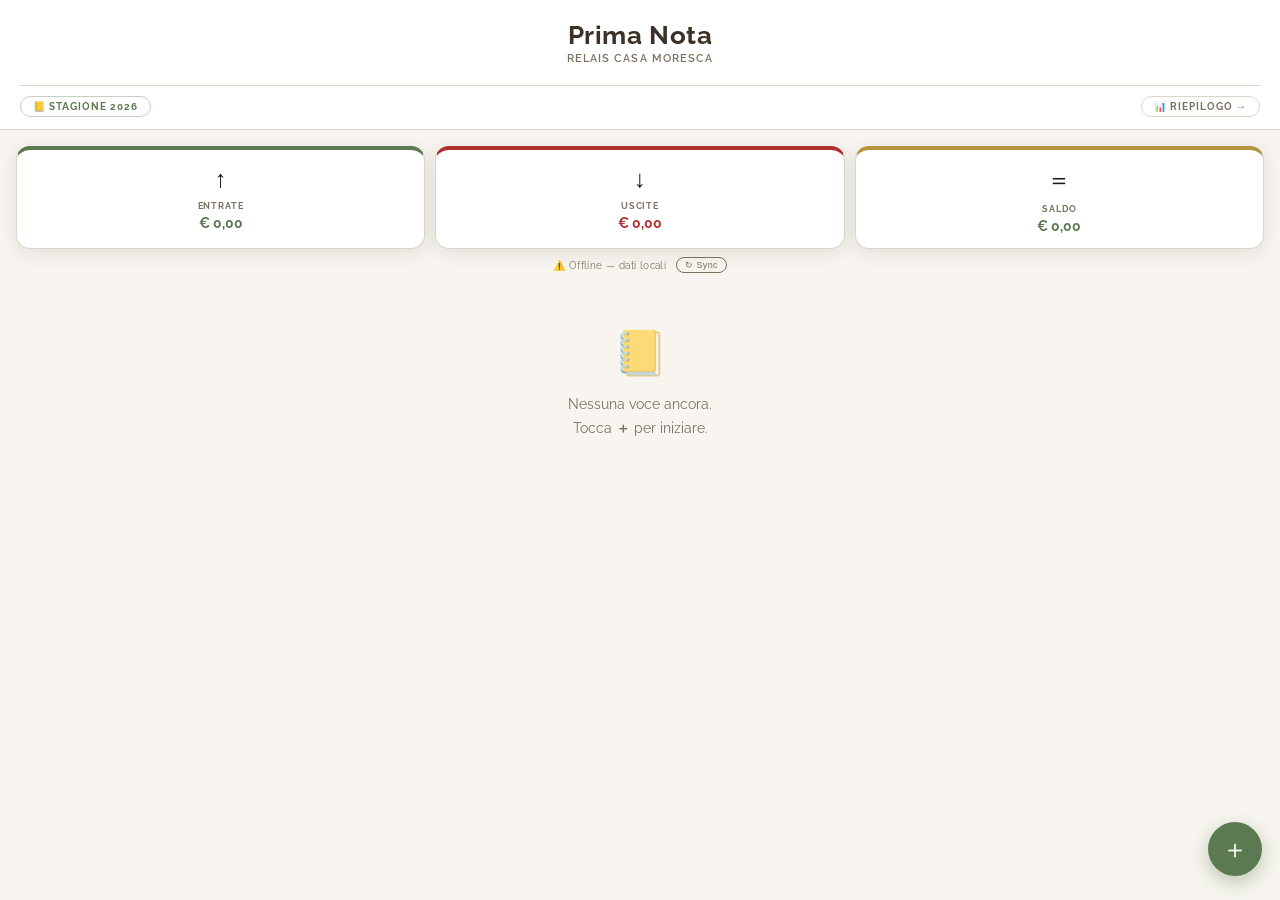
<file: app-primanota.html>
<!DOCTYPE html>
<html lang="it">
<head>
<meta charset="UTF-8">
<meta name="viewport" content="width=device-width, initial-scale=1.0, maximum-scale=1.0, user-scalable=no">
<meta http-equiv="Cache-Control" content="no-cache, no-store, must-revalidate">
<title>Relais Casa Moresca · Prima Nota</title>
<link rel="preconnect" href="https://fonts.googleapis.com">
<link href="https://fonts.googleapis.com/css2?family=Raleway:ital,wght@0,300;0,400;0,500;0,600;0,700;0,800;1,300;1,400;1,500&display=swap" rel="stylesheet">
<link rel="stylesheet" href="app-primanota.css">
</head>
<body>
<div class="loader" id="ldr"><div class="spin"></div></div>

<!-- HOME -->
<div class="screen active" id="screen-home">
  <div class="home-hdr">
    <div style="padding:2px 0 8px">
      <div style="font-size:26px;font-weight:700;color:var(--arch);letter-spacing:.02em">Prima Nota</div>
      <div style="font-size:11px;font-weight:600;letter-spacing:.1em;text-transform:uppercase;color:var(--muted);margin-top:2px">Relais Casa Moresca</div>
    </div>
    <div class="hdr-sub-strip">
      <span class="season-pill">📒 Stagione 2026</span>
      <span onclick="showScr('screen-dash');renderDash()"
        style="cursor:pointer;border:1px solid var(--border);border-radius:20px;padding:4px 12px;font-size:10px;font-weight:700;letter-spacing:.1em;text-transform:uppercase;color:var(--muted)">
        📊 Riepilogo →
      </span>
    </div>
  </div>
  <div style="flex:1;overflow-y:auto;padding:16px 16px 110px;-webkit-overflow-scrolling:touch">
    <div style="display:grid;grid-template-columns:1fr 1fr 1fr;gap:10px;margin-bottom:8px">
      <div class="tile tile-left tile-sm">
        <div class="tile-icon">↑</div>
        <div class="tile-label">Entrate</div>
        <div class="tile-sub" id="bal-ent" style="color:var(--olive)">€ 0,00</div>
      </div>
      <div class="tile tile-right tile-sm">
        <div class="tile-icon">↓</div>
        <div class="tile-label">Uscite</div>
        <div class="tile-sub" id="bal-usc" style="color:var(--red)">€ 0,00</div>
      </div>
      <div class="tile tile-gold tile-sm">
        <div class="tile-icon">＝</div>
        <div class="tile-label">Saldo</div>
        <div class="tile-sub" id="bal-sal">€ 0,00</div>
      </div>
    </div>
    <div style="display:flex;align-items:center;justify-content:center;gap:10px;margin-bottom:4px">
      <div id="sync-bar" style="font-size:10px;color:var(--muted);letter-spacing:.04em">⏳ Caricamento…</div>
      <button onclick="forcSync()" style="font-size:9px;padding:2px 8px;border:1px solid var(--muted);border-radius:10px;background:none;color:var(--muted);cursor:pointer;letter-spacing:.04em">↻ Sync</button>
    </div>
    <div id="entries-list"></div>
  </div>
</div>

<button class="fab" onclick="openForm(null)">＋</button>

<!-- FORM -->
<div class="screen slide-r" id="screen-form" style="background:var(--calce)">
  <div class="home-hdr">
    <div style="display:flex;align-items:center;gap:10px;padding:2px 0 8px">
      <button onclick="showScr('screen-home')"
        style="background:none;border:none;cursor:pointer;font-size:22px;color:var(--muted);padding:4px 0;line-height:1;flex-shrink:0">←</button>
      <div>
        <div id="form-title" style="font-size:22px;font-weight:700;color:var(--arch);letter-spacing:.02em">Nuova voce</div>
        <div style="font-size:11px;font-weight:600;letter-spacing:.1em;text-transform:uppercase;color:var(--muted);margin-top:1px">Prima Nota</div>
      </div>
    </div>
    <div class="hdr-sub-strip">
      <button class="sbtn" id="btn-ent" onclick="setTipo('entrata')" style="flex:1;padding:9px 10px">
        <div class="sico" style="width:32px;height:32px;font-size:16px">↑</div>
        <div><strong style="font-size:13px">Entrata</strong><small>Incassi</small></div>
      </button>
      <button class="sbtn" id="btn-usc" onclick="setTipo('uscita')" style="flex:1;padding:9px 10px">
        <div class="sico" style="width:32px;height:32px;font-size:16px">↓</div>
        <div><strong style="font-size:13px">Uscita</strong><small>Spese</small></div>
      </button>
    </div>
  </div>
  <div class="sect-body">
    <div class="field">
      <label>Importo</label>
      <div class="imp-wrap">
        <span class="imp-euro">€</span>
        <input type="number" id="f-imp" placeholder="0,00" inputmode="decimal" step="0.01" min="0">
      </div>
    </div>
    <div class="field-2" style="margin-bottom:14px">
      <div class="field" style="margin:0"><label>Data</label><input type="date" id="f-data"></div>
      <div class="field" style="margin:0">
        <label id="lbl-forn">Fornitore</label>
        <input type="text" id="f-forn" placeholder="es. Edison…" autocomplete="off" list="forn-list">
        <datalist id="forn-list"></datalist>
      </div>
    </div>
    <div class="field">
      <label>Descrizione</label>
      <input type="text" id="f-desc" placeholder="es. Energia elettrica ottobre" autocomplete="off">
    </div>
    <div class="field">
      <label>Categoria</label>
      <div id="cat-grid" style="display:grid;grid-template-columns:1fr 1fr;gap:10px"></div>
    </div>
    <div class="btn-grp" style="margin-top:8px">
      <button class="btn btn-olive" id="btn-save" onclick="saveEntry()">Salva voce</button>
      <button class="btn btn-ghost" onclick="showScr('screen-home')">Annulla</button>
    </div>
  </div>
</div>

<!-- DASHBOARD -->
<div class="screen slide-r" id="screen-dash" style="background:var(--calce)">
  <div class="home-hdr">
    <div style="display:flex;align-items:center;gap:10px;padding:2px 0 8px">
      <button onclick="showScr('screen-home')"
        style="background:none;border:none;cursor:pointer;font-size:22px;color:var(--muted);padding:4px 0;line-height:1;flex-shrink:0">←</button>
      <div>
        <div style="font-size:22px;font-weight:700;color:var(--arch);letter-spacing:.02em">📊 Riepilogo</div>
        <div style="font-size:11px;font-weight:600;letter-spacing:.1em;text-transform:uppercase;color:var(--muted);margin-top:1px">Stagione 2026</div>
      </div>
    </div>
  </div>
  <div class="sect-body" id="dash-body"></div>
</div>

<!-- DETAIL -->
<div class="overlay" id="detail-overlay" onclick="overlayTap(event)">
  <div class="sheet">
    <div class="handle"></div>
    <div class="mo-ttl" id="detail-ttl"></div>
    <div class="mo-body">
      <div id="detail-rows"></div>
      <div class="btn-grp" style="margin-top:16px">
        <button class="btn btn-ghost" onclick="editFromDetail()">✏️ Modifica</button>
        <button class="btn btn-danger" onclick="deleteEntry()">🗑 Elimina voce</button>
      </div>
    </div>
  </div>
</div>

<script src="app-primanota.js"></script>
</body>
</html>
</file>
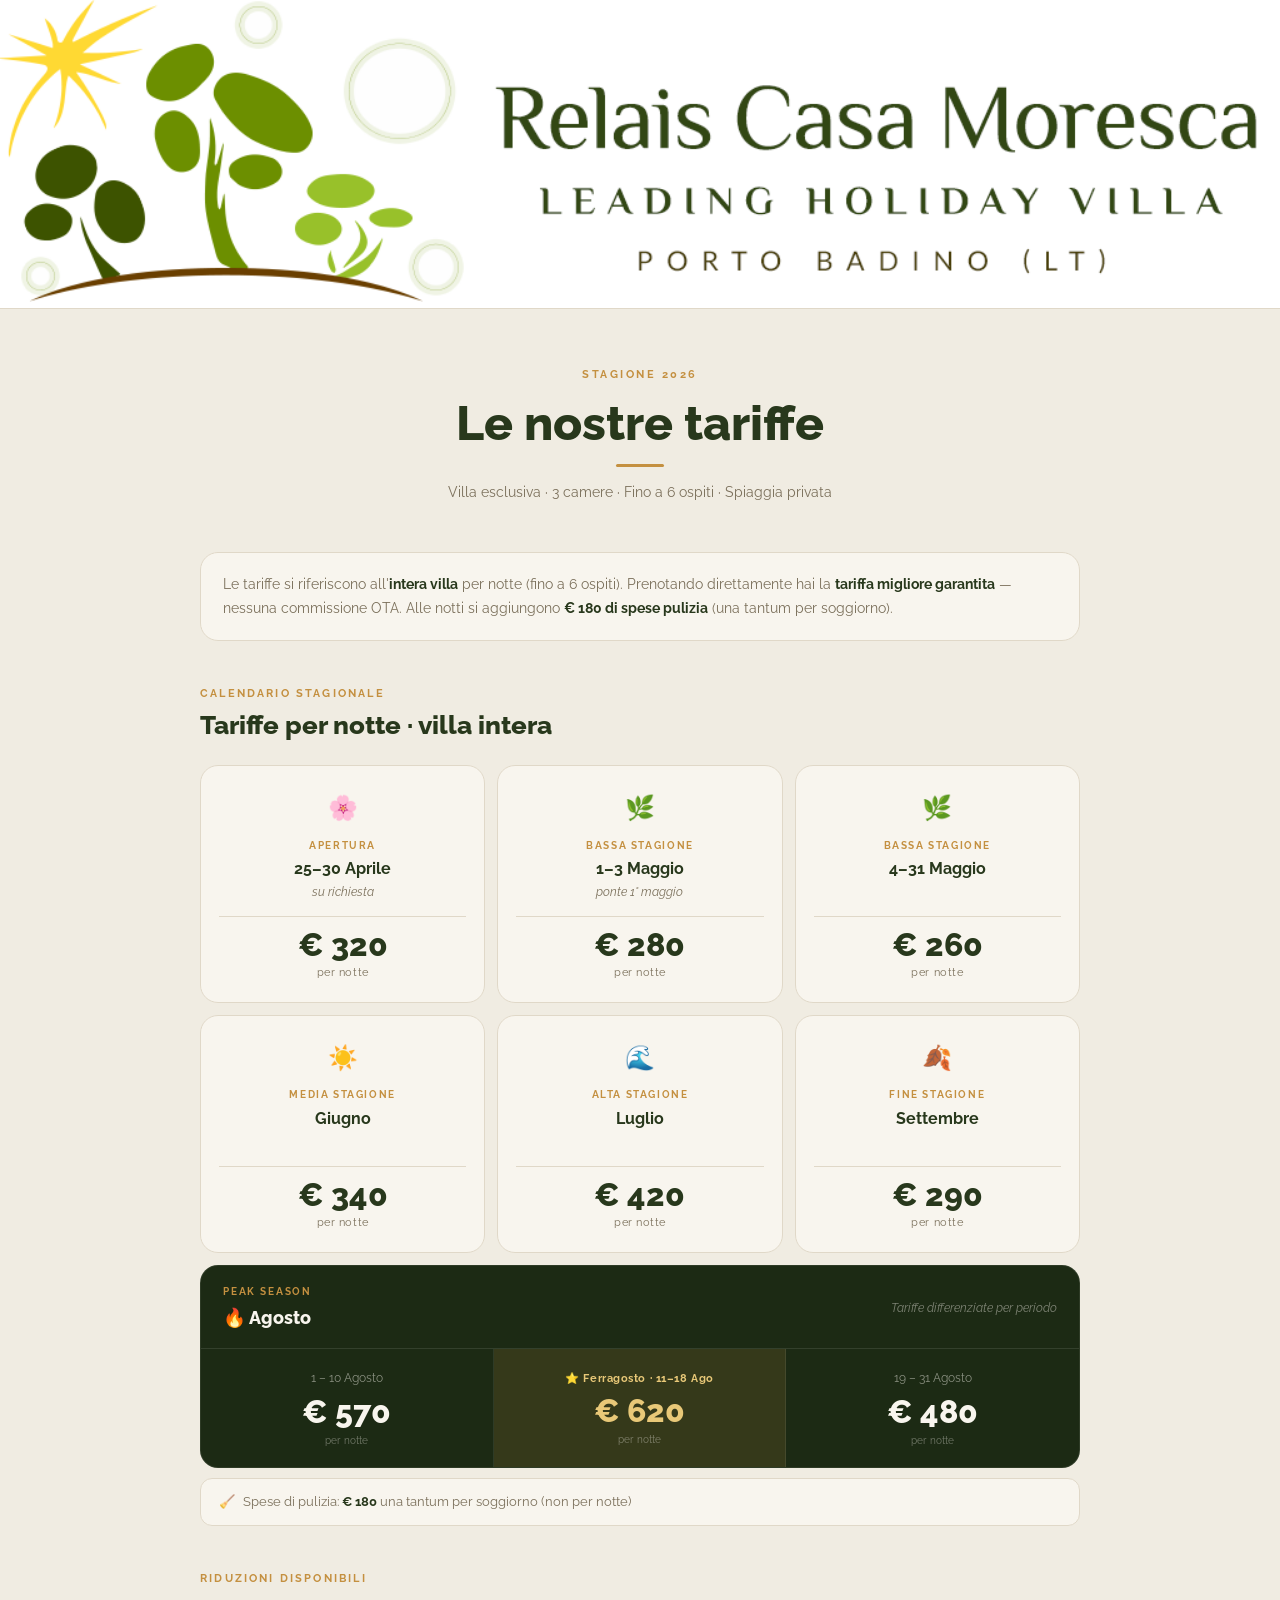
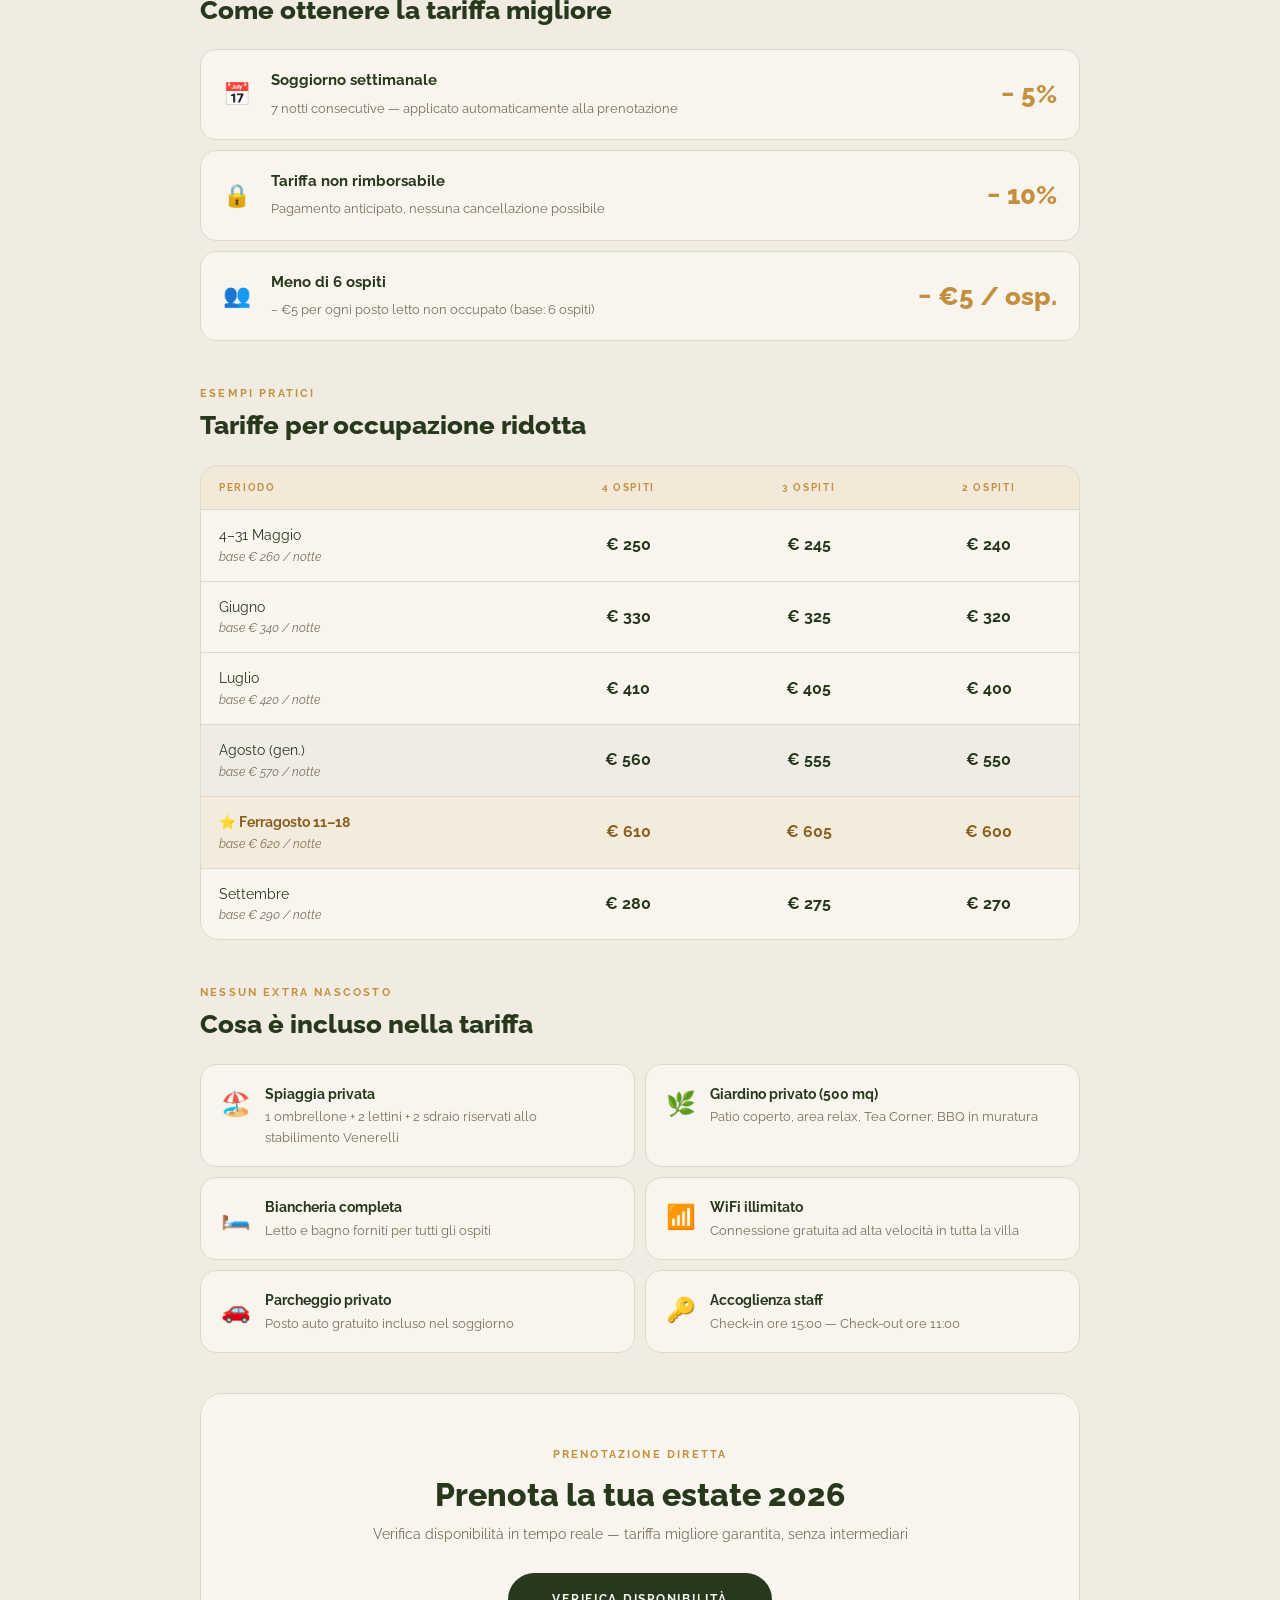
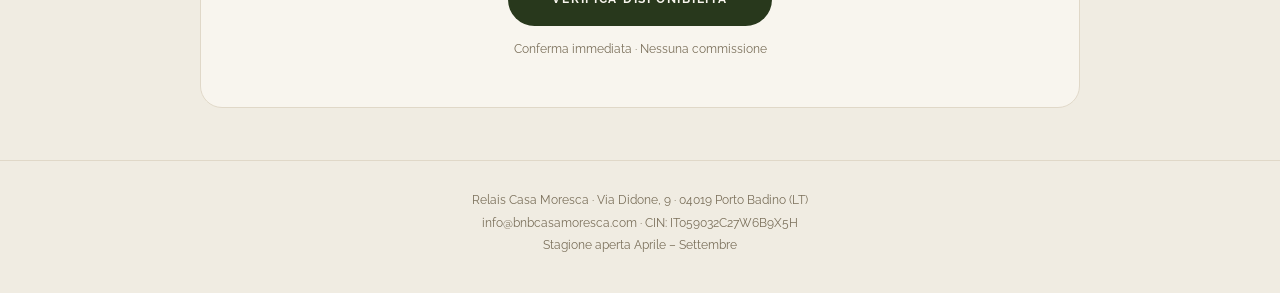
<file: tariffe.html>
<!DOCTYPE html>
<html lang="it">
<head>
<meta charset="UTF-8">
<meta name="viewport" content="width=device-width, initial-scale=1.0">
<title>Tariffe 2026 — Relais Casa Moresca</title>
<link rel="preconnect" href="https://fonts.googleapis.com">
<link href="https://fonts.googleapis.com/css2?family=Raleway:wght@300;400;600;700;800&display=swap" rel="stylesheet">

<style>
  *, *::before, *::after { box-sizing: border-box; margin: 0; padding: 0; }

  :root {
    --bg:       #f0ece2;
    --card:     #f8f5ee;
    --white:    #ffffff;
    --text:     #28381c;
    --muted:    #7a6f5a;
    --gold:     #c49040;
    --gold-lt:  #e8c878;
    --line:     #e0d8c8;
    --peak:     #1c2a14;
  }

  body {
    font-family: 'Raleway', sans-serif;
    background: var(--bg);
    color: var(--text);
    font-weight: 400;
    line-height: 1.65;
    min-height: 100vh;
  }

  /* ── TOPBAR ── */
  .topbar {
    background: #ffffff;
    border-bottom: 1px solid var(--line);
    padding: 0;
    text-align: center;
    line-height: 0;
  }
  .topbar-logo {
    width: 100%;
    height: auto;
    display: block;
  }

  /* ── HERO ── */
  .hero {
    text-align: center;
    padding: 56px 24px 48px;
    background: var(--bg);
  }
  .hero-tag {
    font-size: .7rem;
    letter-spacing: .22em;
    text-transform: uppercase;
    font-weight: 700;
    color: var(--gold);
    margin-bottom: 14px;
    display: block;
  }
  .hero h1 {
    font-size: clamp(1.9rem, 5vw, 3rem);
    font-weight: 800;
    color: var(--text);
    line-height: 1.1;
    margin-bottom: 14px;
  }
  .hero-divider {
    width: 48px;
    height: 3px;
    background: var(--gold);
    border-radius: 2px;
    margin: 0 auto 14px;
  }
  .hero-sub {
    font-size: .88rem;
    color: var(--muted);
    font-weight: 400;
  }

  /* ── WRAP ── */
  .wrap {
    max-width: 920px;
    margin: 0 auto;
    padding: 0 20px;
  }

  /* ── INFO CARD ── */
  .info-card {
    background: var(--card);
    border-radius: 18px;
    padding: 20px 22px;
    margin: 0 0 0;
    font-size: .87rem;
    color: var(--muted);
    line-height: 1.7;
    border: 1px solid var(--line);
    margin-top: 0;
  }
  .info-card strong { color: var(--text); font-weight: 700; }

  /* ── SECTION ── */
  .section { margin-top: 44px; }
  .sec-tag {
    font-size: .68rem;
    letter-spacing: .2em;
    text-transform: uppercase;
    font-weight: 700;
    color: var(--gold);
    display: block;
    margin-bottom: 6px;
  }
  .sec-title {
    font-size: clamp(1.2rem, 3vw, 1.65rem);
    font-weight: 800;
    color: var(--text);
    margin-bottom: 24px;
    line-height: 1.2;
  }

  /* ── SEASON CARDS ── */
  .season-grid {
    display: grid;
    grid-template-columns: repeat(3, 1fr);
    gap: 12px;
  }

  .s-card {
    background: var(--card);
    border-radius: 18px;
    padding: 22px 18px 20px;
    text-align: center;
    border: 1px solid var(--line);
    transition: transform .2s, box-shadow .2s;
  }
  .s-card:hover {
    transform: translateY(-3px);
    box-shadow: 0 8px 24px rgba(31,26,18,.1);
  }

  .s-icon {
    font-size: 1.5rem;
    margin-bottom: 10px;
    display: block;
  }
  .s-label {
    font-size: .63rem;
    letter-spacing: .16em;
    text-transform: uppercase;
    font-weight: 700;
    color: var(--gold);
    margin-bottom: 5px;
    display: block;
  }
  .s-month {
    font-size: 1rem;
    font-weight: 700;
    color: var(--text);
    margin-bottom: 3px;
    line-height: 1.3;
  }
  .s-note {
    font-size: .72rem;
    color: var(--muted);
    font-style: italic;
    min-height: 1.1em;
    margin-bottom: 14px;
    display: block;
  }
  .s-price-wrap {
    border-top: 1px solid var(--line);
    padding-top: 12px;
    margin-top: 2px;
  }
  .s-price {
    font-size: 2rem;
    font-weight: 800;
    color: var(--text);
    line-height: 1;
  }
  .s-unit {
    font-size: .68rem;
    color: var(--muted);
    font-weight: 400;
    display: block;
    margin-top: 3px;
    letter-spacing: .05em;
  }

  /* ── AGOSTO CARD ── */
  .agosto-card {
    background: var(--peak);
    border-radius: 18px;
    overflow: hidden;
    border: 1px solid rgba(255,255,255,.08);
    margin-top: 12px;
  }
  .agosto-top {
    padding: 18px 22px 14px;
    display: flex;
    align-items: center;
    justify-content: space-between;
    border-bottom: 1px solid rgba(255,255,255,.1);
  }
  .agosto-top-left .ago-label {
    font-size: .63rem;
    letter-spacing: .18em;
    text-transform: uppercase;
    font-weight: 700;
    color: var(--gold);
    display: block;
    margin-bottom: 3px;
  }
  .agosto-top-left .ago-title {
    font-size: 1.15rem;
    font-weight: 800;
    color: #f8f5ee;
  }
  .agosto-top-right {
    font-size: .75rem;
    color: rgba(248,245,238,.45);
    font-style: italic;
    text-align: right;
  }

  .agosto-periods {
    display: grid;
    grid-template-columns: repeat(3, 1fr);
  }
  .ago-period {
    padding: 20px 16px 18px;
    text-align: center;
    border-right: 1px solid rgba(255,255,255,.08);
    transition: background .2s;
  }
  .ago-period:last-child { border-right: none; }
  .ago-period:hover { background: rgba(255,255,255,.04); }
  .ago-period.ferragosto {
    background: rgba(196,144,64,.15);
  }
  .ago-period.ferragosto:hover { background: rgba(196,144,64,.22); }

  .ago-dates {
    font-size: .72rem;
    color: rgba(248,245,238,.5);
    margin-bottom: 8px;
    display: block;
    font-weight: 400;
  }
  .ago-period.ferragosto .ago-dates {
    color: var(--gold-lt);
    font-weight: 700;
    font-style: normal;
    font-size: .7rem;
    letter-spacing: .05em;
  }
  .ago-price {
    font-size: 2rem;
    font-weight: 800;
    color: #f8f5ee;
    line-height: 1;
  }
  .ago-period.ferragosto .ago-price { color: var(--gold-lt); }
  .ago-unit {
    font-size: .65rem;
    color: rgba(248,245,238,.4);
    display: block;
    margin-top: 4px;
  }

  /* CLEANING NOTE */
  .cleaning-note {
    background: var(--card);
    border-radius: 12px;
    border: 1px solid var(--line);
    padding: 12px 18px;
    font-size: .82rem;
    color: var(--muted);
    margin-top: 10px;
    display: flex;
    align-items: center;
    gap: 8px;
  }
  .cleaning-note strong { color: var(--text); font-weight: 700; }

  /* ── SCONTI ── */
  .disc-list {
    display: flex;
    flex-direction: column;
    gap: 10px;
  }
  .disc-card {
    background: var(--card);
    border-radius: 16px;
    border: 1px solid var(--line);
    padding: 18px 22px;
    display: flex;
    align-items: center;
    justify-content: space-between;
    gap: 20px;
    transition: transform .15s;
  }
  .disc-card:hover { transform: translateX(3px); }
  .disc-icon { font-size: 1.4rem; flex-shrink: 0; }
  .disc-body { flex: 1; }
  .disc-body strong {
    font-size: .92rem;
    font-weight: 700;
    color: var(--text);
    display: block;
    margin-bottom: 2px;
  }
  .disc-body span { font-size: .8rem; color: var(--muted); }
  .disc-value {
    font-size: 1.6rem;
    font-weight: 800;
    color: var(--gold);
    white-space: nowrap;
    flex-shrink: 0;
  }

  /* ── TABELLA OSPITI ── */
  .occ-table-wrap {
    background: var(--card);
    border-radius: 18px;
    overflow: hidden;
    border: 1px solid var(--line);
  }
  .occ-table {
    width: 100%;
    border-collapse: collapse;
    font-size: .86rem;
  }
  .occ-table thead tr {
    background: rgba(196,144,64,.12);
  }
  .occ-table th {
    padding: 13px 18px;
    text-align: left;
    font-size: .65rem;
    letter-spacing: .16em;
    text-transform: uppercase;
    font-weight: 700;
    color: var(--gold);
    border-bottom: 1px solid var(--line);
  }
  .occ-table th:not(:first-child) { text-align: center; }
  .occ-table td {
    padding: 14px 18px;
    border-bottom: 1px solid var(--line);
    color: var(--text);
  }
  .occ-table tbody tr:last-child td { border-bottom: none; }
  .occ-table td:not(:first-child) {
    text-align: center;
    font-weight: 700;
    font-size: 1rem;
  }
  .occ-table td small {
    display: block;
    font-size: .72rem;
    color: var(--muted);
    font-style: italic;
    font-weight: 400;
    margin-top: 1px;
  }
  .occ-table tr.tr-agosto td { background: rgba(42,36,22,.04); }
  .occ-table tr.tr-ferragosto td {
    background: rgba(196,144,64,.1);
    color: #8a6020;
    font-weight: 700;
  }

  /* ── INCLUSO ── */
  .inc-grid {
    display: grid;
    grid-template-columns: repeat(2, 1fr);
    gap: 10px;
  }
  .inc-card {
    background: var(--card);
    border-radius: 16px;
    border: 1px solid var(--line);
    padding: 18px 20px;
    display: flex;
    align-items: flex-start;
    gap: 14px;
    transition: transform .15s;
  }
  .inc-card:hover { transform: translateY(-2px); }
  .inc-emoji {
    font-size: 1.5rem;
    flex-shrink: 0;
    margin-top: 1px;
  }
  .inc-card p { font-size: .83rem; color: var(--muted); line-height: 1.55; }
  .inc-card strong { color: var(--text); font-weight: 700; font-size: .9rem; display: block; margin-bottom: 2px; }

  /* ── CTA ── */
  .cta-card {
    background: var(--card);
    border-radius: 22px;
    border: 1px solid var(--line);
    padding: 52px 28px 48px;
    text-align: center;
    margin: 40px 0 52px;
  }
  .cta-tag {
    font-size: .68rem;
    letter-spacing: .2em;
    text-transform: uppercase;
    font-weight: 700;
    color: var(--gold);
    display: block;
    margin-bottom: 12px;
  }
  .cta-card h2 {
    font-size: clamp(1.5rem, 4vw, 2rem);
    font-weight: 800;
    color: var(--text);
    margin-bottom: 8px;
    line-height: 1.2;
  }
  .cta-card p {
    font-size: .86rem;
    color: var(--muted);
    margin-bottom: 28px;
  }
  .btn {
    display: inline-block;
    background: var(--text);
    color: var(--card);
    font-family: 'Raleway', sans-serif;
    font-size: .78rem;
    font-weight: 700;
    letter-spacing: .14em;
    text-transform: uppercase;
    text-decoration: none;
    padding: 16px 44px;
    border-radius: 50px;
    transition: opacity .2s, transform .15s;
  }
  .btn:hover { opacity: .82; transform: translateY(-2px); }
  .btn-note {
    display: block;
    font-size: .73rem;
    color: var(--muted);
    margin-top: 14px;
  }

  /* ── FOOTER ── */
  .footer {
    border-top: 1px solid var(--line);
    padding: 28px 20px 36px;
    text-align: center;
    font-size: .74rem;
    color: var(--muted);
    line-height: 1.9;
    background: var(--bg);
  }

  /* ── MOBILE ── */
  @media (max-width: 640px) {
    .season-grid { grid-template-columns: repeat(2, 1fr); }
    .agosto-periods { grid-template-columns: 1fr; }
    .ago-period { border-right: none; border-bottom: 1px solid rgba(255,255,255,.08); }
    .ago-period:last-child { border-bottom: none; }
    .agosto-top { flex-direction: column; align-items: flex-start; gap: 4px; }
    .inc-grid { grid-template-columns: 1fr; }
    .occ-table th, .occ-table td { padding: 10px 10px; font-size: .8rem; }
    .disc-value { font-size: 1.35rem; }
    .wrap { padding: 0 14px; }
  }
  @media (max-width: 380px) {
    .season-grid { grid-template-columns: 1fr; }
  }

  /* ── ANIMATIONS ── */
  .fade { opacity:0; transform:translateY(16px); animation: fd .55s ease forwards; }
  @keyframes fd { to { opacity:1; transform:translateY(0); } }
  .d1{animation-delay:.05s}.d2{animation-delay:.12s}
  .d3{animation-delay:.19s}.d4{animation-delay:.26s}.d5{animation-delay:.33s}
</style>
</head>
<body>

<!-- TOPBAR -->
<div class="topbar">
  <a href="https://www.bnbcasamoresca.com">
    <img src="[data-uri]" alt="Relais Casa Moresca" class="topbar-logo">
  </a>
</div>

<!-- HERO -->
<div class="hero fade d1">
  <span class="hero-tag">Stagione 2026</span>
  <h1>Le nostre tariffe</h1>
  <div class="hero-divider"></div>
  <p class="hero-sub">Villa esclusiva · 3 camere · Fino a 6 ospiti · Spiaggia privata</p>
</div>

<div class="wrap">

  <!-- INFO -->
  <div class="info-card fade d2">
    Le tariffe si riferiscono all'<strong>intera villa</strong> per notte (fino a 6 ospiti).
    Prenotando direttamente hai la <strong>tariffa migliore garantita</strong> — nessuna commissione OTA.
    Alle notti si aggiungono <strong>€ 180 di spese pulizia</strong> (una tantum per soggiorno).
  </div>

  <!-- TARIFFE STAGIONALI -->
  <div class="section fade d2">
    <span class="sec-tag">Calendario stagionale</span>
    <h2 class="sec-title">Tariffe per notte · villa intera</h2>

    <!-- Griglia mesi normali -->
    <div class="season-grid">

      <div class="s-card">
        <span class="s-icon">🌸</span>
        <span class="s-label">Apertura</span>
        <div class="s-month">25–30 Aprile</div>
        <span class="s-note">su richiesta</span>
        <div class="s-price-wrap">
          <div class="s-price">€ 320</div>
          <span class="s-unit">per notte</span>
        </div>
      </div>

      <div class="s-card">
        <span class="s-icon">🌿</span>
        <span class="s-label">Bassa stagione</span>
        <div class="s-month">1–3 Maggio</div>
        <span class="s-note">ponte 1° maggio</span>
        <div class="s-price-wrap">
          <div class="s-price">€ 280</div>
          <span class="s-unit">per notte</span>
        </div>
      </div>

      <div class="s-card">
        <span class="s-icon">🌿</span>
        <span class="s-label">Bassa stagione</span>
        <div class="s-month">4–31 Maggio</div>
        <span class="s-note">&nbsp;</span>
        <div class="s-price-wrap">
          <div class="s-price">€ 260</div>
          <span class="s-unit">per notte</span>
        </div>
      </div>

      <div class="s-card">
        <span class="s-icon">☀️</span>
        <span class="s-label">Media stagione</span>
        <div class="s-month">Giugno</div>
        <span class="s-note">&nbsp;</span>
        <div class="s-price-wrap">
          <div class="s-price">€ 340</div>
          <span class="s-unit">per notte</span>
        </div>
      </div>

      <div class="s-card">
        <span class="s-icon">🌊</span>
        <span class="s-label">Alta stagione</span>
        <div class="s-month">Luglio</div>
        <span class="s-note">&nbsp;</span>
        <div class="s-price-wrap">
          <div class="s-price">€ 420</div>
          <span class="s-unit">per notte</span>
        </div>
      </div>

      <div class="s-card">
        <span class="s-icon">🍂</span>
        <span class="s-label">Fine stagione</span>
        <div class="s-month">Settembre</div>
        <span class="s-note">&nbsp;</span>
        <div class="s-price-wrap">
          <div class="s-price">€ 290</div>
          <span class="s-unit">per notte</span>
        </div>
      </div>

    </div>

    <!-- AGOSTO — card scura differenziata -->
    <div class="agosto-card fade d3">
      <div class="agosto-top">
        <div class="agosto-top-left">
          <span class="ago-label">Peak season</span>
          <span class="ago-title">🔥 Agosto</span>
        </div>
        <div class="agosto-top-right">Tariffe differenziate per periodo</div>
      </div>
      <div class="agosto-periods">
        <div class="ago-period">
          <span class="ago-dates">1 – 10 Agosto</span>
          <div class="ago-price">€ 570</div>
          <span class="ago-unit">per notte</span>
        </div>
        <div class="ago-period ferragosto">
          <span class="ago-dates">⭐ Ferragosto · 11–18 Ago</span>
          <div class="ago-price">€ 620</div>
          <span class="ago-unit">per notte</span>
        </div>
        <div class="ago-period">
          <span class="ago-dates">19 – 31 Agosto</span>
          <div class="ago-price">€ 480</div>
          <span class="ago-unit">per notte</span>
        </div>
      </div>
    </div>

    <div class="cleaning-note">
      🧹 <span>Spese di pulizia: <strong>€ 180</strong> una tantum per soggiorno (non per notte)</span>
    </div>

  </div>

  <!-- SCONTI -->
  <div class="section fade d3">
    <span class="sec-tag">Riduzioni disponibili</span>
    <h2 class="sec-title">Come ottenere la tariffa migliore</h2>
    <div class="disc-list">
      <div class="disc-card">
        <span class="disc-icon">📅</span>
        <div class="disc-body">
          <strong>Soggiorno settimanale</strong>
          <span>7 notti consecutive — applicato automaticamente alla prenotazione</span>
        </div>
        <div class="disc-value">− 5%</div>
      </div>
      <div class="disc-card">
        <span class="disc-icon">🔒</span>
        <div class="disc-body">
          <strong>Tariffa non rimborsabile</strong>
          <span>Pagamento anticipato, nessuna cancellazione possibile</span>
        </div>
        <div class="disc-value">− 10%</div>
      </div>
      <div class="disc-card">
        <span class="disc-icon">👥</span>
        <div class="disc-body">
          <strong>Meno di 6 ospiti</strong>
          <span>− €5 per ogni posto letto non occupato (base: 6 ospiti)</span>
        </div>
        <div class="disc-value">− €5 / osp.</div>
      </div>
    </div>
  </div>

  <!-- TABELLA OSPITI RIDOTTI -->
  <div class="section fade d3">
    <span class="sec-tag">Esempi pratici</span>
    <h2 class="sec-title">Tariffe per occupazione ridotta</h2>
    <div class="occ-table-wrap">
      <table class="occ-table">
        <thead>
          <tr>
            <th>Periodo</th>
            <th>4 ospiti</th>
            <th>3 ospiti</th>
            <th>2 ospiti</th>
          </tr>
        </thead>
        <tbody>
          <tr>
            <td>4–31 Maggio<small>base € 260 / notte</small></td>
            <td>€ 250</td><td>€ 245</td><td>€ 240</td>
          </tr>
          <tr>
            <td>Giugno<small>base € 340 / notte</small></td>
            <td>€ 330</td><td>€ 325</td><td>€ 320</td>
          </tr>
          <tr>
            <td>Luglio<small>base € 420 / notte</small></td>
            <td>€ 410</td><td>€ 405</td><td>€ 400</td>
          </tr>
          <tr class="tr-agosto">
            <td>Agosto (gen.)<small>base € 570 / notte</small></td>
            <td>€ 560</td><td>€ 555</td><td>€ 550</td>
          </tr>
          <tr class="tr-ferragosto">
            <td>⭐ Ferragosto 11–18<small>base € 620 / notte</small></td>
            <td>€ 610</td><td>€ 605</td><td>€ 600</td>
          </tr>
          <tr>
            <td>Settembre<small>base € 290 / notte</small></td>
            <td>€ 280</td><td>€ 275</td><td>€ 270</td>
          </tr>
        </tbody>
      </table>
    </div>
  </div>

  <!-- COSA È INCLUSO -->
  <div class="section fade d4">
    <span class="sec-tag">Nessun extra nascosto</span>
    <h2 class="sec-title">Cosa è incluso nella tariffa</h2>
    <div class="inc-grid">
      <div class="inc-card">
        <span class="inc-emoji">🏖️</span>
        <p><strong>Spiaggia privata</strong>1 ombrellone + 2 lettini + 2 sdraio riservati allo stabilimento Venerelli</p>
      </div>
      <div class="inc-card">
        <span class="inc-emoji">🌿</span>
        <p><strong>Giardino privato (500 mq)</strong>Patio coperto, area relax, Tea Corner, BBQ in muratura</p>
      </div>
      <div class="inc-card">
        <span class="inc-emoji">🛏️</span>
        <p><strong>Biancheria completa</strong>Letto e bagno forniti per tutti gli ospiti</p>
      </div>
      <div class="inc-card">
        <span class="inc-emoji">📶</span>
        <p><strong>WiFi illimitato</strong>Connessione gratuita ad alta velocità in tutta la villa</p>
      </div>
      <div class="inc-card">
        <span class="inc-emoji">🚗</span>
        <p><strong>Parcheggio privato</strong>Posto auto gratuito incluso nel soggiorno</p>
      </div>
      <div class="inc-card">
        <span class="inc-emoji">🔑</span>
        <p><strong>Accoglienza staff</strong>Check-in ore 15:00 — Check-out ore 11:00</p>
      </div>
    </div>
  </div>

  <!-- CTA -->
  <div class="cta-card fade d5">
    <span class="cta-tag">Prenotazione diretta</span>
    <h2>Prenota la tua estate 2026</h2>
    <p>Verifica disponibilità in tempo reale — tariffa migliore garantita, senza intermediari</p>
    <a href="https://book.octorate.com/octobook/site/reservation/index.xhtml?codice=639446" target="_blank" class="btn">
      Verifica disponibilità
    </a>
    <span class="btn-note">Conferma immediata · Nessuna commissione</span>
  </div>

</div><!-- /wrap -->

<div class="footer">
  Relais Casa Moresca · Via Didone, 9 · 04019 Porto Badino (LT)<br>
  info@bnbcasamoresca.com · CIN: IT059032C27W6B9X5H<br>
  Stagione aperta Aprile – Settembre
</div>

</body>
</html>
</file>
<file: app-primanota.css>
:root{
  --white:#FFFFFF;--calce:#F8F5F0;--calce-2:#F0EBE3;--border:#DDD5C8;
  --olive:#5C7A52;--olive-lt:#E8F0E5;--gold:#B8943F;
  --ink:#1C1C1C;--muted:#7A7060;--arch:#3D3228;
  --red-lt:#FDECEA;--red:#B03030;
  --shadow-sm:0 1px 8px rgba(28,28,28,.07);--shadow-md:0 4px 20px rgba(28,28,28,.10);
  --r:14px;
}
*{box-sizing:border-box;margin:0;padding:0;-webkit-tap-highlight-color:transparent}
html,body{height:100%;overflow:hidden}
body{font-family:'Raleway',sans-serif;background:var(--calce);color:var(--ink);font-size:15px;font-weight:400}
.screen{position:fixed;inset:0;display:flex;flex-direction:column;overflow:hidden;opacity:0;pointer-events:none;transition:opacity .25s,transform .25s}
.screen.active{opacity:1;pointer-events:all;transform:translateX(0)!important}
.screen.slide-r{transform:translateX(100%)}
#screen-home{background:var(--calce);display:flex;flex-direction:column}
.home-hdr{background:white;padding:18px 20px 0;flex-shrink:0;text-align:center;border-bottom:1px solid var(--border)}
.hdr-sub-strip{display:flex;align-items:center;justify-content:space-between;padding:10px 0 12px;border-top:1px solid var(--border);margin-top:12px;gap:8px}
.season-pill{display:inline-flex;align-items:center;gap:5px;border:1px solid rgba(92,122,82,.35);color:var(--olive);border-radius:20px;padding:4px 12px;font-size:10px;letter-spacing:.1em;text-transform:uppercase;font-weight:700}
.sect-body{flex:1;overflow-y:auto;padding:0 16px 100px;-webkit-overflow-scrolling:touch}
.tile{background:var(--white);border-radius:20px;border:1px solid var(--border);text-align:center;cursor:default;box-shadow:var(--shadow-md)}
.tile-left{border-top:4px solid var(--olive)}.tile-right{border-top:4px solid var(--red)}.tile-gold{border-top:4px solid var(--gold)}
.tile-sm{padding:14px 8px;border-radius:14px}
.tile-icon{font-size:24px;margin-bottom:8px}
.tile-label{font-size:9px;font-weight:700;letter-spacing:.1em;text-transform:uppercase;color:var(--muted)}
.tile-sub{font-size:14px;font-weight:700;margin-top:4px}
.bk{background:var(--white);border-radius:var(--r);border:1px solid var(--border);margin-bottom:9px;overflow:hidden;box-shadow:var(--shadow-sm);cursor:pointer;transition:transform .12s}
.bk:active{transform:scale(.985)}
.bk-row{display:flex;align-items:center;gap:12px;padding:13px 13px 11px}
.bk-cal{width:44px;height:44px;border-radius:8px;background:var(--calce);border:1px solid var(--border);display:flex;flex-direction:column;align-items:center;justify-content:center;flex-shrink:0}
.bk-cal .dy{font-size:19px;font-weight:700;line-height:1;color:var(--arch)}
.bk-cal .mo{font-size:9px;text-transform:uppercase;letter-spacing:.1em;color:var(--muted);font-weight:700}
.bk-cal.ent{background:var(--olive-lt);border-color:var(--olive)}.bk-cal.ent .dy,.bk-cal.ent .mo{color:var(--olive)}
.bk-cal.usc{background:var(--red-lt);border-color:var(--red)}.bk-cal.usc .dy,.bk-cal.usc .mo{color:var(--red)}
.bk-inf{flex:1;min-width:0}
.bk-name{font-size:15px;font-weight:600;white-space:nowrap;overflow:hidden;text-overflow:ellipsis;letter-spacing:.02em}
.bk-sub{font-size:12px;color:var(--muted);margin-top:1px;white-space:nowrap;overflow:hidden;text-overflow:ellipsis}
.bk-foot{display:flex;align-items:center;border-top:1px solid var(--calce-2);padding:7px 13px;gap:8px;flex-wrap:wrap}
.pill{font-size:10px;padding:3px 10px;border-radius:20px;font-weight:700;letter-spacing:.1em;text-transform:uppercase}
.pill-p{background:var(--calce-2);color:var(--muted)}.pill-d{background:var(--olive-lt);color:var(--olive)}.pill-r{background:var(--red-lt);color:var(--red)}
.mo-lbl{font-size:11px;letter-spacing:.12em;text-transform:uppercase;color:var(--muted);font-weight:700;margin:20px 0 9px 2px;display:flex;align-items:center;gap:8px}
.mo-lbl::after{content:'';flex:1;height:1px;background:var(--border)}
.fab{position:fixed;bottom:24px;right:18px;width:54px;height:54px;border-radius:50%;background:var(--olive);color:white;border:none;cursor:pointer;font-size:26px;box-shadow:0 6px 20px rgba(92,122,82,.4);display:flex;align-items:center;justify-content:center;transition:transform .12s;z-index:10}
.fab:active{transform:scale(.91)}
.field{margin-bottom:14px}
.field label{display:block;font-size:10px;font-weight:700;letter-spacing:.16em;text-transform:uppercase;color:var(--muted);margin-bottom:6px}
.field input{width:100%;padding:13px 14px;border:1px solid var(--border);border-radius:9px;font-family:'Raleway',sans-serif;font-size:15px;color:var(--ink);background:var(--calce);outline:none;transition:border-color .18s,box-shadow .18s;-webkit-appearance:none}
.field input:focus{border-color:var(--olive);box-shadow:0 0 0 3px rgba(92,122,82,.12);background:white}
.field-2{display:grid;grid-template-columns:1fr 1fr;gap:10px}
.imp-wrap{position:relative}
.imp-wrap input{padding-left:28px;font-size:28px;font-weight:700}
.imp-euro{position:absolute;left:12px;top:50%;transform:translateY(-50%);font-size:20px;font-weight:700;color:var(--muted)}
.btn{display:flex;align-items:center;justify-content:center;gap:8px;width:100%;padding:14px;border:none;border-radius:10px;font-family:'Raleway',sans-serif;font-size:13px;font-weight:700;letter-spacing:.1em;text-transform:uppercase;cursor:pointer;transition:all .12s}
.btn:active{transform:scale(.97)}
.btn-olive{background:var(--olive);color:white;box-shadow:0 4px 14px rgba(92,122,82,.3)}.btn-olive:active{background:#4a6643}
.btn-gold{background:var(--gold);color:white}
.btn-ghost{background:var(--calce-2);color:var(--muted);border:1px solid var(--border)}
.btn-danger{background:var(--red-lt);color:var(--red);border:none}
.btn-grp{display:flex;flex-direction:column;gap:9px}
.sbtn{display:flex;align-items:center;gap:13px;padding:13px;border-radius:10px;background:var(--calce);border:1.5px solid var(--border);cursor:pointer;text-align:left;width:100%;transition:border-color .15s;font-family:'Raleway',sans-serif}
.sbtn:active{transform:scale(.98)}
.sbtn.a-ent{border-color:var(--olive);background:var(--olive-lt)}.sbtn.a-usc{border-color:var(--red);background:var(--red-lt)}
.sico{width:40px;height:40px;border-radius:8px;display:flex;align-items:center;justify-content:center;font-size:20px;flex-shrink:0;background:var(--calce-2)}
.sbtn.a-ent .sico{background:#C8DEBD}.sbtn.a-usc .sico{background:#F5C8C8}
.sbtn strong{display:block;font-size:14px;font-weight:700;color:var(--ink)}.sbtn small{font-size:12px;color:var(--muted)}
.overlay{position:fixed;inset:0;background:rgba(28,28,28,.45);z-index:200;display:flex;align-items:flex-end;opacity:0;pointer-events:none;transition:opacity .22s}
.overlay.open{opacity:1;pointer-events:all}
.sheet{background:var(--white);width:100%;border-radius:18px 18px 0 0;padding:0 0 env(safe-area-inset-bottom,16px);transform:translateY(100%);transition:transform .28s cubic-bezier(.32,.72,0,1);max-height:92vh;overflow-y:auto}
.overlay.open .sheet{transform:translateY(0)}
.handle{width:36px;height:4px;border-radius:2px;background:var(--border);margin:12px auto 0}
.mo-ttl{font-size:19px;font-weight:300;padding:14px 20px 2px;color:var(--arch);letter-spacing:.06em}
.mo-body{padding:12px 20px 20px}
.sr{display:flex;justify-content:space-between;padding:9px 0;border-bottom:1px solid var(--calce-2);font-size:14px}
.sr:last-child{border-bottom:none}.sr span{color:var(--muted);font-size:12px;font-weight:600;letter-spacing:.04em;text-transform:uppercase}.sr strong{font-weight:600}
.dash-kpi-grid{display:grid;grid-template-columns:1fr 1fr;gap:12px;margin-bottom:16px}
.kpi{background:var(--white);border-radius:var(--r);border:1px solid var(--border);padding:16px 14px;box-shadow:var(--shadow-sm)}
.kpi-label{font-size:10px;font-weight:700;letter-spacing:.12em;text-transform:uppercase;color:var(--muted);margin-bottom:6px}
.kpi-value{font-size:24px;font-weight:700;color:var(--arch);line-height:1}
.kpi.full{grid-column:1/-1}.kpi.green .kpi-value{color:var(--olive)}.kpi.red .kpi-value{color:var(--red)}
.dash-section{font-size:11px;font-weight:700;letter-spacing:.12em;text-transform:uppercase;color:var(--muted);margin:20px 0 10px 2px;display:flex;align-items:center;gap:8px}
.dash-section::after{content:'';flex:1;height:1px;background:var(--border)}
.empty{text-align:center;padding:50px 20px;color:var(--muted)}.empty-icon{font-size:44px;margin-bottom:14px;opacity:.6}.empty p{font-size:14px;line-height:1.7}
.loader{position:fixed;inset:0;background:rgba(248,245,240,.92);display:flex;align-items:center;justify-content:center;z-index:500;opacity:0;pointer-events:none;transition:opacity .2s}
.loader.on{opacity:1;pointer-events:all}
.spin{width:36px;height:36px;border-radius:50%;border:3px solid var(--border);border-top-color:var(--olive);animation:spin .7s linear infinite}
@keyframes spin{to{transform:rotate(360deg)}}
</file>
